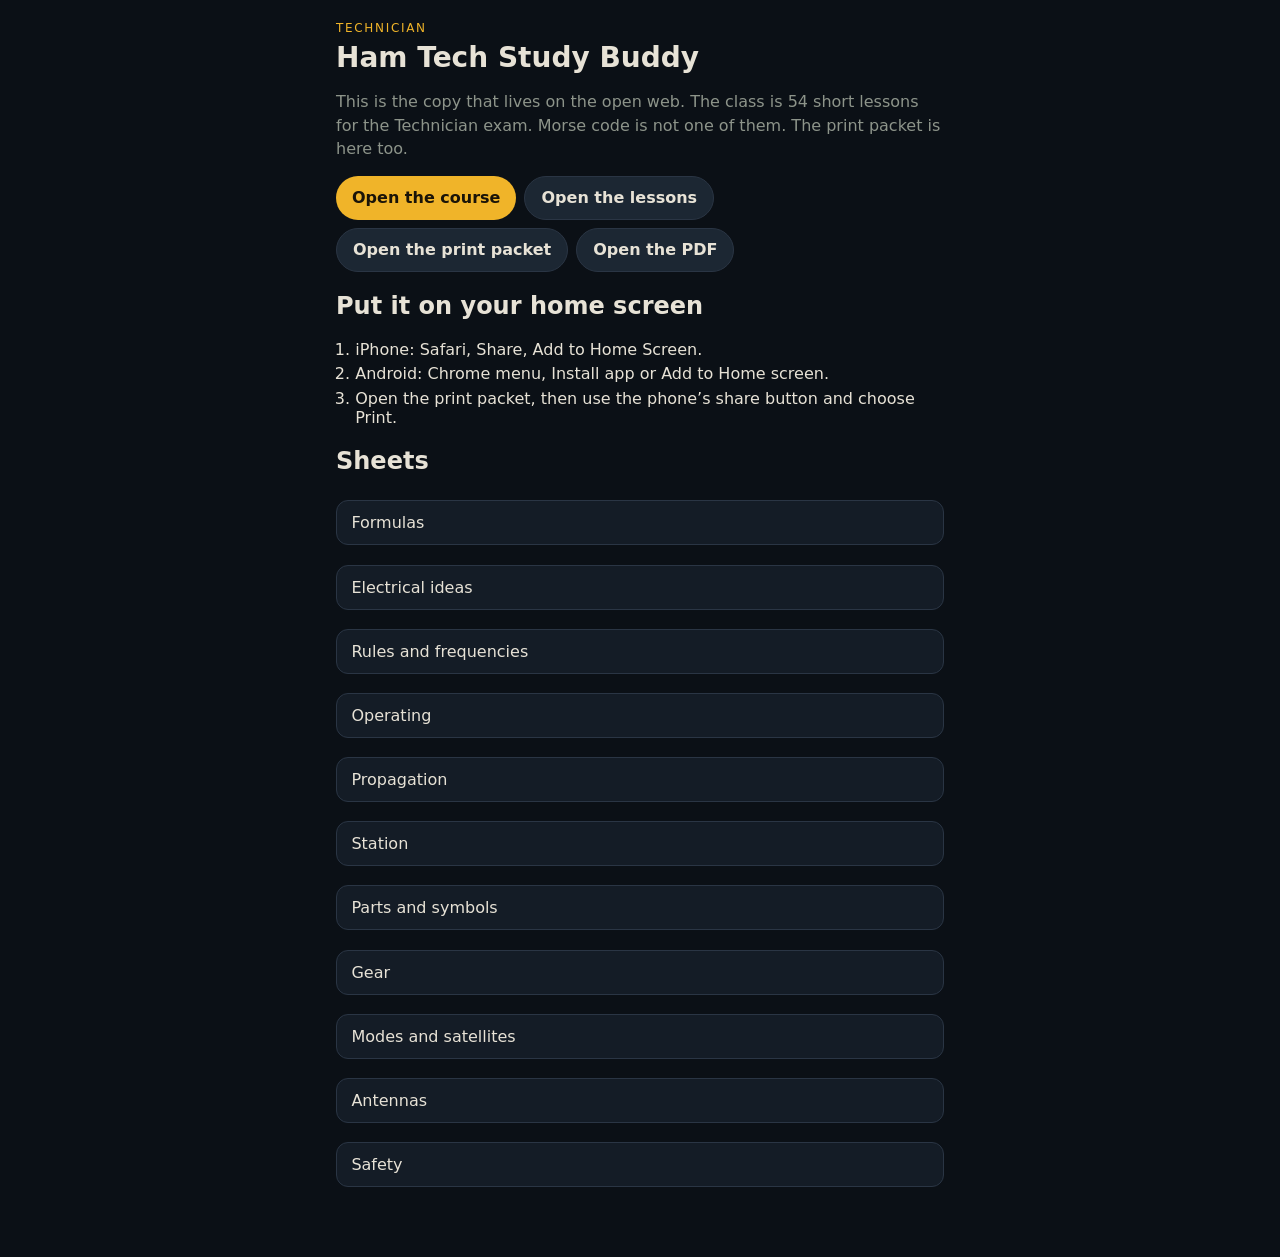
<file: phone/index.html>
<!doctype html>
<html lang="en">
  <head>
    <meta charset="utf-8" />
    <meta name="viewport" content="width=device-width, initial-scale=1" />
    <meta name="theme-color" content="#0b1016" />
    <meta name="apple-mobile-web-app-capable" content="yes" />
    <meta name="apple-mobile-web-app-status-bar-style" content="black-translucent" />
    <meta name="apple-mobile-web-app-title" content="Ham Tech" />
    <title>Ham Tech Study Buddy</title>
    <link rel="manifest" href="manifest.webmanifest" />
    <link rel="icon" href="favicon.svg" />
    <link rel="apple-touch-icon" href="icon-192.png" />
    <style>
      :root {
        color-scheme: dark;
        --bg: #0b1016;
        --surface: #141c26;
        --fg: #e7e2d6;
        --muted: #8d948a;
        --primary: #f0b429;
        --ink: #1a1408;
        --line: #2a3544;
      }
      * { box-sizing: border-box; }
      body {
        margin: 0;
        background: var(--bg);
        color: var(--fg);
        font-family: "IBM Plex Sans", ui-sans-serif, system-ui, sans-serif;
      }
      main { max-width: 40rem; margin: 0 auto; padding: 1.25rem 1rem 3rem; }
      p.kicker { margin: 0; letter-spacing: 0.14em; text-transform: uppercase; color: var(--primary); font-size: 0.75rem; }
      h1 { margin: 0.25rem 0 0.75rem; font-size: 1.75rem; }
      p { line-height: 1.45; }
      .muted { color: var(--muted); }
      .actions { display: flex; flex-wrap: wrap; gap: 0.5rem; margin: 1rem 0; }
      a.btn {
        display: inline-flex;
        min-height: 2.75rem;
        align-items: center;
        border-radius: 999px;
        padding: 0 1rem;
        text-decoration: none;
        font-weight: 600;
      }
      a.primary { background: var(--primary); color: var(--ink); }
      a.ghost { border: 1px solid var(--line); color: var(--fg); background: #1c2733; }
      ol { padding-left: 1.2rem; }
      li { margin: 0.35rem 0; }
      ul.sheets { list-style: none; padding: 0; display: grid; gap: 0.5rem; }
      ul.sheets a {
        display: block;
        border: 1px solid var(--line);
        background: var(--surface);
        color: var(--fg);
        text-decoration: none;
        border-radius: 0.75rem;
        padding: 0.75rem 0.9rem;
      }
    </style>
  </head>
  <body>
    <main>
      <p class="kicker">Technician</p>
      <h1>Ham Tech Study Buddy</h1>
      <p class="muted">
        This is the copy that lives on the open web. The class is 54 short lessons for the Technician exam. Morse code is not one of them. The print packet is here too.
      </p>
      <div class="actions">
        <a class="btn primary" href="course.html">Open the course</a>
        <a class="btn ghost" href="class.html">Open the lessons</a>
        <a class="btn ghost" href="sheets/packet.html">Open the print packet</a>
        <a class="btn ghost" href="sheets/ham-tech-cheat-sheets.pdf">Open the PDF</a>
      </div>
      <h2>Put it on your home screen</h2>
      <ol>
        <li>iPhone: Safari, Share, Add to Home Screen.</li>
        <li>Android: Chrome menu, Install app or Add to Home screen.</li>
        <li>Open the print packet, then use the phone’s share button and choose Print.</li>
      </ol>
      <h2>Sheets</h2>
      <ul class="sheets">
        <li><a href="sheets/formulas.png">Formulas</a></li>
        <li><a href="sheets/electrical.png">Electrical ideas</a></li>
        <li><a href="sheets/rules.png">Rules and frequencies</a></li>
        <li><a href="sheets/operating.png">Operating</a></li>
        <li><a href="sheets/propagation.png">Propagation</a></li>
        <li><a href="sheets/station.png">Station</a></li>
        <li><a href="sheets/parts.png">Parts and symbols</a></li>
        <li><a href="sheets/gear.png">Gear</a></li>
        <li><a href="sheets/modes.png">Modes and satellites</a></li>
        <li><a href="sheets/antennas.png">Antennas</a></li>
        <li><a href="sheets/safety.png">Safety</a></li>
      </ul>
    </main>
    <script>
      if ("serviceWorker" in navigator) {
        let reloaded = false;
        navigator.serviceWorker.addEventListener("controllerchange", () => {
          if (reloaded) return;
          reloaded = true;
          location.reload();
        });
        navigator.serviceWorker.register("sw.js").catch(() => {});
      }
    </script>
  </body>
</html>
</file>
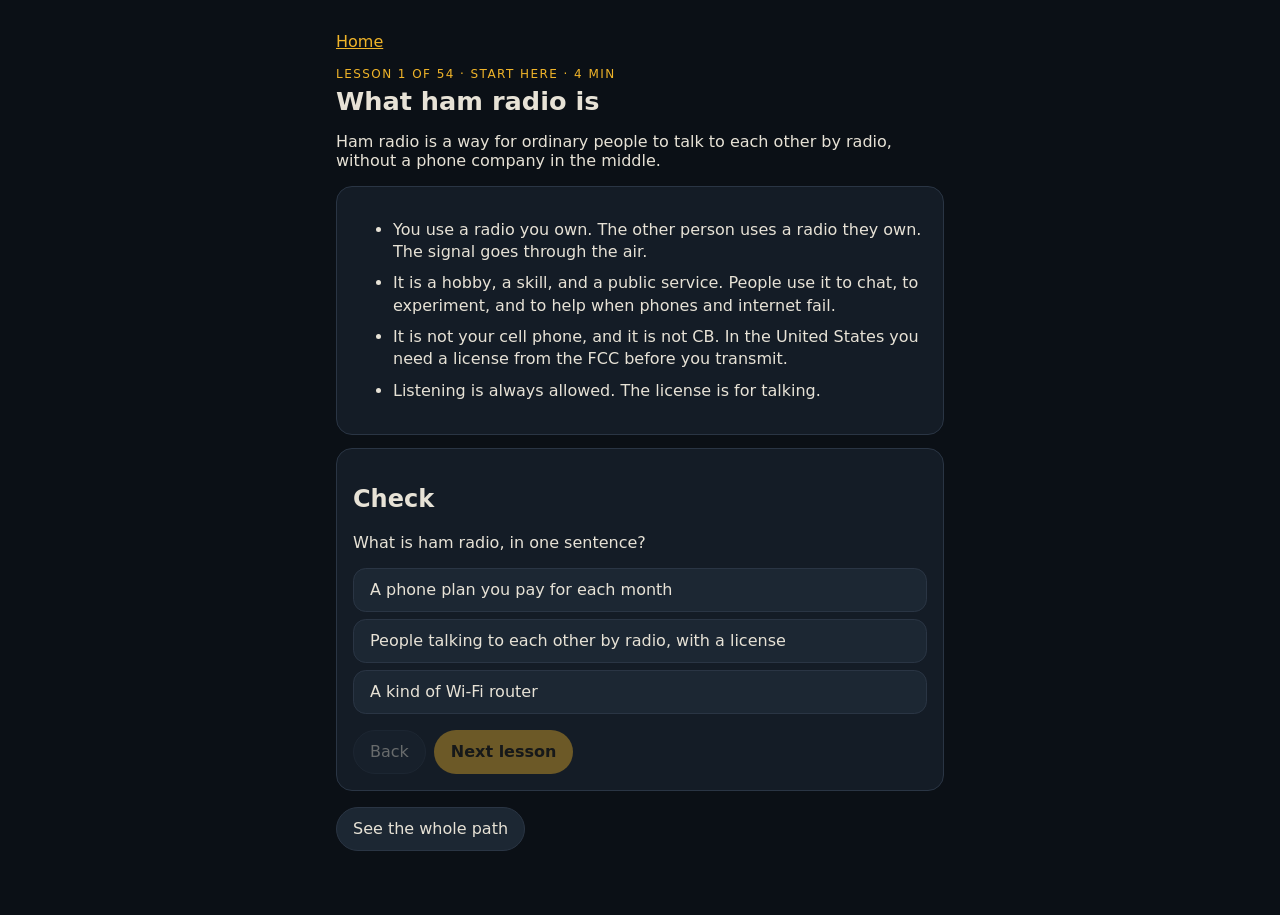
<file: phone/class.html>
<!doctype html>
<html lang="en">
  <head>
    <meta charset="utf-8" />
    <meta name="viewport" content="width=device-width, initial-scale=1" />
    <meta name="theme-color" content="#0b1016" />
    <title>Ham Tech class</title>
    <link rel="manifest" href="manifest.webmanifest" />
    <link rel="icon" href="favicon.svg" />
    <style>
      :root {
        color-scheme: dark;
        --bg: #0b1016;
        --surface: #141c26;
        --fg: #e7e2d6;
        --muted: #8d948a;
        --primary: #f0b429;
        --ink: #1a1408;
        --line: #2a3544;
      }
      * { box-sizing: border-box; }
      body {
        margin: 0;
        background: var(--bg);
        color: var(--fg);
        font-family: ui-sans-serif, system-ui, sans-serif;
      }
      main { max-width: 40rem; margin: 0 auto; padding: 1rem 1rem 3rem; }
      a { color: var(--primary); }
      .kicker { margin: 0; letter-spacing: 0.12em; text-transform: uppercase; color: var(--primary); font-size: 0.75rem; }
      h1 { margin: 0.3rem 0 0.6rem; font-size: 1.6rem; }
      .card { border: 1px solid var(--line); background: var(--surface); border-radius: 1rem; padding: 1rem; margin-top: 0.8rem; }
      li { margin: 0.55rem 0; line-height: 1.4; }
      button, .choice {
        min-height: 2.75rem;
        border-radius: 999px;
        border: 1px solid var(--line);
        background: #1c2733;
        color: var(--fg);
        padding: 0.4rem 1rem;
        font: inherit;
      }
      button.primary { background: var(--primary); color: var(--ink); border-color: transparent; font-weight: 700; }
      button:disabled { opacity: 0.4; }
      .choice { display: block; width: 100%; text-align: left; border-radius: 0.8rem; margin-top: 0.45rem; }
      .choice.right { background: var(--primary); color: var(--ink); }
      .row { display: flex; flex-wrap: wrap; gap: 0.5rem; margin-top: 0.8rem; }
      .muted { color: var(--muted); }
      .path button { display: block; width: 100%; text-align: left; border-radius: 0.8rem; margin-top: 0.4rem; }
    </style>
  </head>
  <body>
    <main>
      <p><a href="./">Home</a></p>
      <p class="kicker" id="kicker">Class</p>
      <h1 id="title">Loading</h1>
      <p id="lead"></p>
      <div class="card"><ul id="points"></ul></div>
      <div class="card">
        <h2>Check</h2>
        <p id="prompt"></p>
        <div id="choices"></div>
        <p class="muted" id="why"></p>
        <div class="row">
          <button type="button" id="back">Back</button>
          <button type="button" class="primary" id="next">Next lesson</button>
        </div>
      </div>
      <p><button type="button" id="path-toggle">See the whole path</button></p>
      <div class="path" id="path" hidden></div>
    </main>
    <script>
      if ("serviceWorker" in navigator) {
        let reloaded = false;
        navigator.serviceWorker.addEventListener("controllerchange", () => {
          if (reloaded) return;
          reloaded = true;
          location.reload();
        });
        navigator.serviceWorker.register("sw.js").catch(() => {});
      }
      const KEY = "ham-tech-phone-class";
      let lessons = [];
      let index = 0;
      let picked = null;
      let doneThrough = -1;

      const title = document.getElementById("title");
      const lead = document.getElementById("lead");
      const points = document.getElementById("points");
      const prompt = document.getElementById("prompt");
      const choices = document.getElementById("choices");
      const why = document.getElementById("why");
      const kicker = document.getElementById("kicker");
      const next = document.getElementById("next");
      const back = document.getElementById("back");
      const path = document.getElementById("path");

      function render() {
        const lesson = lessons[index];
        const correct = picked === lesson.check.answer;
        kicker.textContent = "Lesson " + (index + 1) + " of " + lessons.length + " · " + lesson.part + " · " + lesson.minutes + " min";
        title.textContent = lesson.title;
        lead.textContent = lesson.lead;
        points.replaceChildren();
        lesson.points.forEach((point) => {
          const li = document.createElement("li");
          li.textContent = point;
          points.appendChild(li);
        });
        prompt.textContent = lesson.check.prompt;
        choices.replaceChildren();
        lesson.check.choices.forEach((choice, choiceIndex) => {
          const button = document.createElement("button");
          button.type = "button";
          button.className = "choice" + (picked !== null && choiceIndex === lesson.check.answer ? " right" : "");
          button.textContent = choice;
          button.addEventListener("click", () => choose(choiceIndex));
          choices.appendChild(button);
        });
        why.textContent = picked === null ? "" : lesson.check.why;
        back.disabled = index === 0;
        const last = index === lessons.length - 1;
        next.textContent = last ? "Back to the start" : "Next lesson";
        next.disabled = !correct && doneThrough <= index;
      }

      function choose(choice) {
        picked = choice;
        if (choice === lessons[index].check.answer) {
          doneThrough = Math.max(doneThrough, index + 1);
          localStorage.setItem(KEY, String(doneThrough));
        }
        render();
      }

      function go(nextIndex) {
        index = nextIndex;
        picked = null;
        render();
        window.scrollTo(0, 0);
      }

      back.addEventListener("click", () => go(index - 1));
      next.addEventListener("click", () => go(index === lessons.length - 1 ? 0 : index + 1));
      document.getElementById("path-toggle").addEventListener("click", () => {
        path.hidden = !path.hidden;
      });

      fetch("lessons.json")
        .then((response) => response.json())
        .then((data) => {
          lessons = data;
          const saved = Number(localStorage.getItem(KEY));
          if (Number.isFinite(saved) && saved >= 0) {
            doneThrough = saved;
            index = Math.min(saved, lessons.length - 1);
          }
          let lastPart = "";
          lessons.forEach((lesson, itemIndex) => {
            if (lesson.part !== lastPart) {
              const label = document.createElement("p");
              label.className = "kicker";
              label.textContent = lesson.part;
              path.appendChild(label);
              lastPart = lesson.part;
            }
            const button = document.createElement("button");
            button.type = "button";
            button.textContent = itemIndex + 1 + ". " + lesson.title;
            button.addEventListener("click", () => {
              path.hidden = true;
              go(itemIndex);
            });
            path.appendChild(button);
          });
          render();
        });
    </script>
  </body>
</html>
</file>
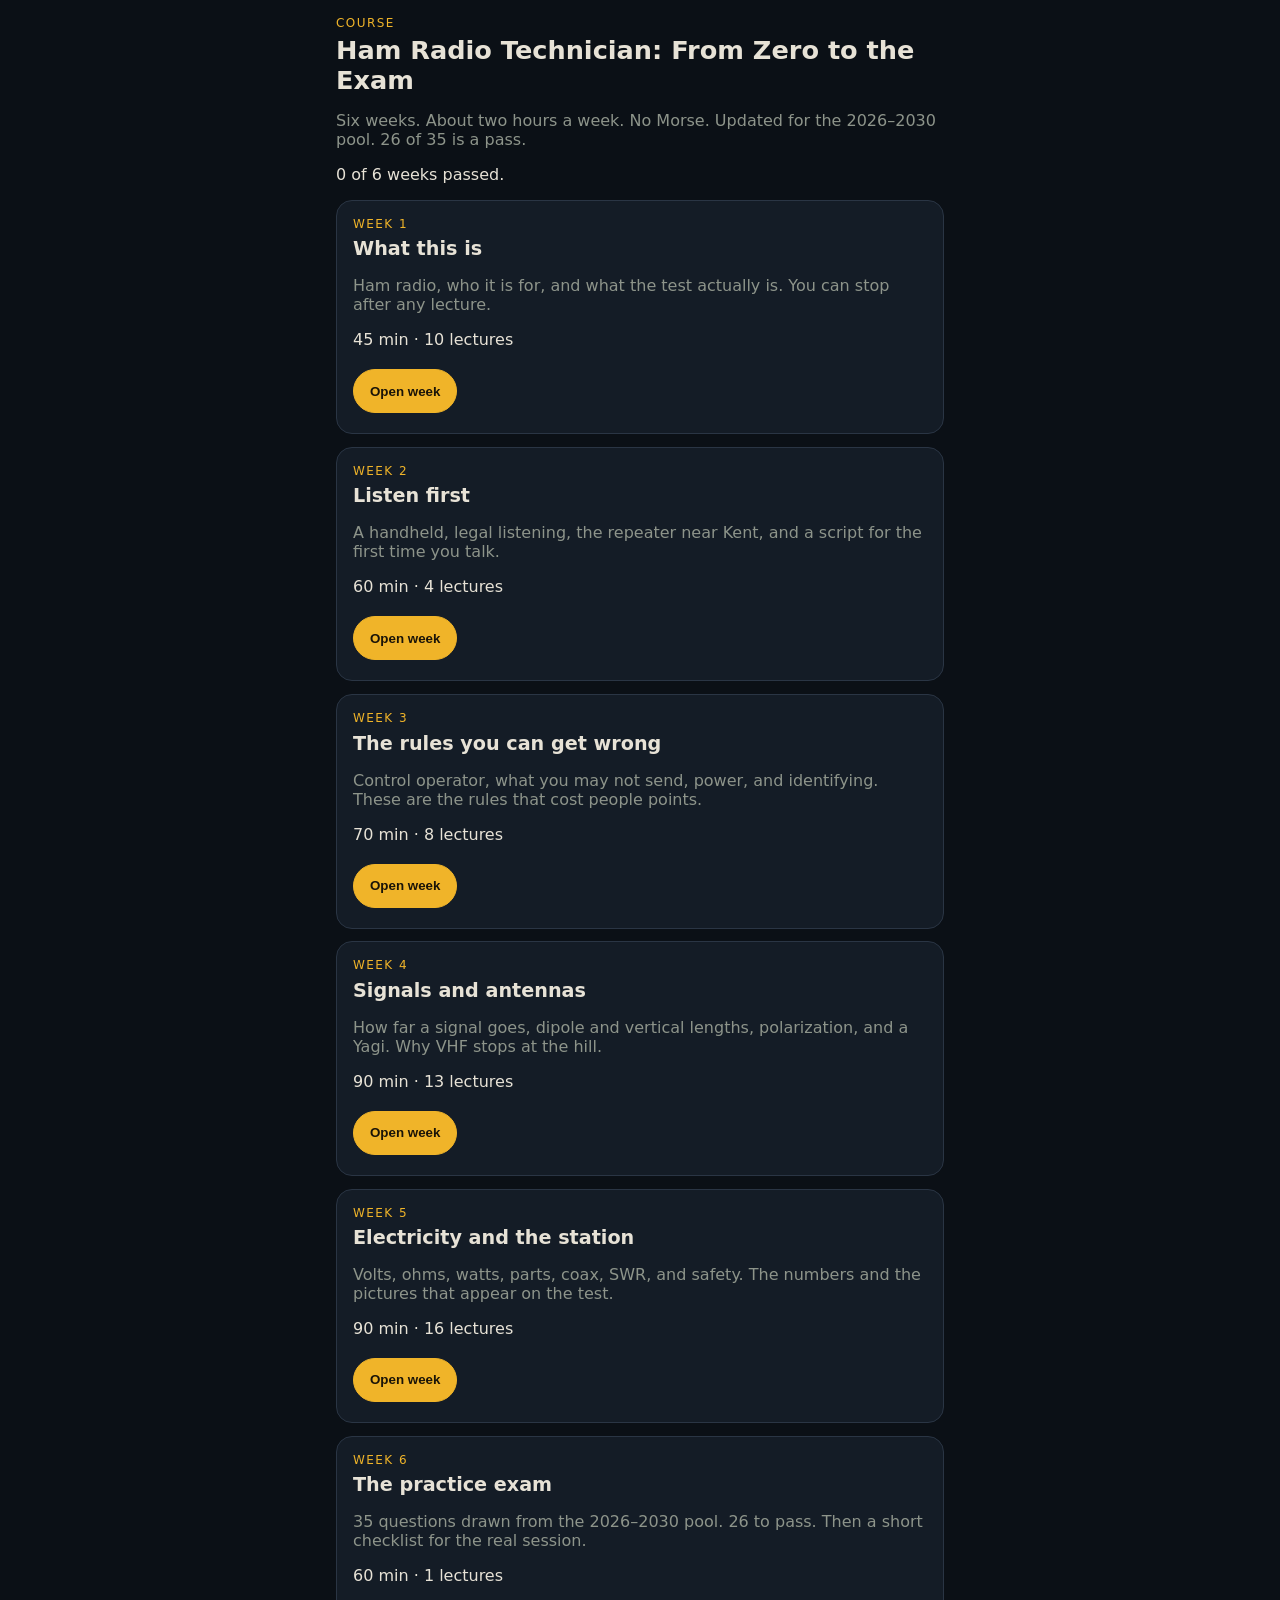
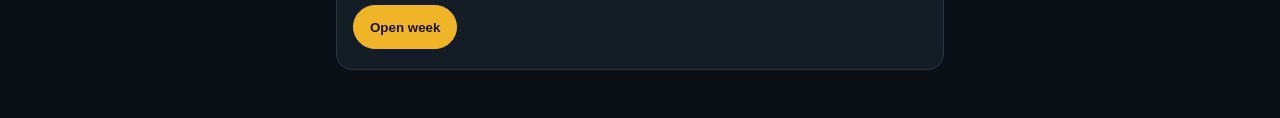
<file: phone/course.html>
<!doctype html>
<html lang="en">
  <head>
    <meta charset="utf-8" />
    <meta name="viewport" content="width=device-width, initial-scale=1" />
    <meta name="theme-color" content="#0b1016" />
    <title>Ham Tech Course</title>
    <link rel="manifest" href="manifest.webmanifest" />
    <style>
      :root {
        color-scheme: dark;
        --bg: #0b1016;
        --surface: #141c26;
        --fg: #e7e2d6;
        --muted: #8d948a;
        --primary: #f0b429;
        --ink: #1a1408;
        --line: #2a3544;
      }
      * { box-sizing: border-box; }
      body { margin: 0; background: var(--bg); color: var(--fg); font-family: ui-sans-serif, system-ui, sans-serif; }
      main { max-width: 40rem; margin: 0 auto; padding: 1rem 1rem 3rem; }
      .kicker { margin: 0; letter-spacing: 0.12em; text-transform: uppercase; color: var(--primary); font-size: 0.75rem; }
      h1 { margin: 0.3rem 0 0.6rem; font-size: 1.6rem; }
      h2 { margin: 0.4rem 0; font-size: 1.2rem; }
      .card { border: 1px solid var(--line); background: var(--surface); border-radius: 1rem; padding: 1rem; margin-top: 0.8rem; }
      button, .choice { min-height: 2.75rem; border-radius: 999px; border: 1px solid var(--line); background: #1c2733; color: var(--fg); padding: 0.4rem 1rem; margin: 0.25rem 0.25rem 0.25rem 0; }
      button.primary { background: var(--primary); color: var(--ink); border-color: var(--primary); font-weight: 600; }
      .choice.right { border-color: #3dba7a; }
      .choice.wrong { border-color: #e05a5a; }
      .muted { color: var(--muted); }
      li { margin: 0.4rem 0; }
    </style>
  </head>
  <body>
    <main>
      <p class="kicker">Course</p>
      <h1 id="title">Loading…</h1>
      <p id="subtitle" class="muted"></p>
      <div id="home"></div>
      <div id="week" hidden></div>
      <div id="lecture" hidden></div>
      <div id="quiz" hidden></div>
    </main>
    <script>
      const KEY = "ham-tech-course-phone";
      let course = null;
      let progress = { done: [], scores: {} };
      try { progress = JSON.parse(localStorage.getItem(KEY)) || progress; } catch {}

      function save() { localStorage.setItem(KEY, JSON.stringify(progress)); }

      function show(id) {
        ["home", "week", "lecture", "quiz"].forEach(el => document.getElementById(el).hidden = el !== id);
      }

      function renderHome() {
        document.getElementById("title").textContent = course.title;
        document.getElementById("subtitle").textContent = course.subtitle;
        const home = document.getElementById("home");
        home.replaceChildren();
        const passed = course.weeks.filter(w => (progress.scores[w.number] || 0) >= w.pass).length;
        const p = document.createElement("p");
        p.textContent = passed + " of 6 weeks passed.";
        home.appendChild(p);
        course.weeks.forEach(week => {
          const card = document.createElement("div");
          card.className = "card";
          const score = progress.scores[week.number];
          const status = score >= week.pass ? " · passed" : "";
          card.innerHTML = `<p class="kicker">Week ${week.number}${status}</p><h2>${week.title}</h2><p class="muted">${week.about}</p><p>${week.minutes} min · ${week.lectures.length} lectures</p>`;
          const btn = document.createElement("button");
          btn.className = "primary";
          btn.textContent = "Open week";
          btn.onclick = () => renderWeek(week.number);
          card.appendChild(btn);
          home.appendChild(card);
        });
        show("home");
      }

      function renderWeek(num) {
        const week = course.weeks.find(w => w.number === num);
        const el = document.getElementById("week");
        el.replaceChildren();
        el.innerHTML = `<p class="kicker">Week ${week.number}</p><h2>${week.title}</h2><p>${week.about}</p>`;
        const outcomes = document.createElement("ul");
        week.outcomes.forEach(o => { const li = document.createElement("li"); li.textContent = o; outcomes.appendChild(li); });
        el.appendChild(outcomes);
        week.lectures.forEach((lec, i) => {
          const done = progress.done.includes(lec.id);
          const btn = document.createElement("button");
          btn.textContent = (i + 1) + ". " + lec.title + (done ? " ✓" : "") + " (" + lec.minutes + " min)";
          btn.onclick = () => renderLecture(week.number, lec.id);
          el.appendChild(btn);
        });
        const quizBtn = document.createElement("button");
        quizBtn.className = "primary";
        quizBtn.textContent = "Take the week quiz (" + week.quiz.length + " questions, need " + week.pass + ")";
        quizBtn.onclick = () => renderQuiz(week.number);
        el.appendChild(quizBtn);
        const back = document.createElement("button");
        back.textContent = "Back to course";
        back.onclick = renderHome;
        el.appendChild(back);
        show("week");
      }

      function renderLecture(weekNum, lecId) {
        const week = course.weeks.find(w => w.number === weekNum);
        const lec = week.lectures.find(l => l.id === lecId);
        const el = document.getElementById("lecture");
        el.replaceChildren();
        el.innerHTML = `<p class="kicker">Week ${week.number} · ${lec.minutes} min</p><h2>${lec.title}</h2><p>${lec.lead}</p>`;
        const ul = document.createElement("ul");
        lec.points.forEach(p => { const li = document.createElement("li"); li.textContent = p; ul.appendChild(li); });
        el.appendChild(ul);
        const check = document.createElement("div");
        check.className = "card";
        check.innerHTML = `<p><strong>Check:</strong> ${lec.check.prompt}</p>`;
        const choices = document.createElement("div");
        lec.check.choices.forEach((c, i) => {
          const b = document.createElement("button");
          b.className = "choice";
          b.textContent = c;
          b.onclick = () => {
            choices.querySelectorAll("button").forEach(btn => btn.disabled = true);
            if (i === lec.check.answer) b.classList.add("right");
            else b.classList.add("wrong");
            const why = document.createElement("p");
            why.textContent = lec.check.why;
            check.appendChild(why);
            if (!progress.done.includes(lec.id)) {
              progress.done.push(lec.id);
              save();
            }
          };
          choices.appendChild(b);
        });
        check.appendChild(choices);
        el.appendChild(check);
        const back = document.createElement("button");
        back.textContent = "Back to week";
        back.onclick = () => renderWeek(weekNum);
        el.appendChild(back);
        show("lecture");
      }

      function renderQuiz(weekNum) {
        const week = course.weeks.find(w => w.number === weekNum);
        const el = document.getElementById("quiz");
        el.replaceChildren();
        let index = 0;
        let correct = 0;
        let picked = null;

        function draw() {
          el.replaceChildren();
          if (index >= week.quiz.length) {
            const passed = correct >= week.pass;
            progress.scores[week.number] = correct;
            save();
            el.innerHTML = `<p class="kicker">Quiz result</p><h2>${correct} of ${week.quiz.length}</h2><p>${passed ? "Passed." : "Not yet. You can retake it."}</p>`;
            const back = document.createElement("button");
            back.className = "primary";
            back.textContent = "Back to week";
            back.onclick = () => renderWeek(weekNum);
            el.appendChild(back);
            return;
          }
          const q = week.quiz[index];
          el.innerHTML = `<p class="kicker">Question ${index + 1} of ${week.quiz.length}</p><h2>${q.prompt}</h2>`;
          const choices = document.createElement("div");
          q.choices.forEach((c, i) => {
            const b = document.createElement("button");
            b.className = "choice";
            b.textContent = c;
            b.onclick = () => {
              if (picked !== null) return;
              picked = i;
              if (i === q.answer) correct++;
              choices.querySelectorAll("button").forEach(btn => btn.disabled = true);
              if (i === q.answer) b.classList.add("right");
              else {
                b.classList.add("wrong");
                choices.children[q.answer].classList.add("right");
              }
              const why = document.createElement("p");
              why.textContent = q.why;
              el.appendChild(why);
              const next = document.createElement("button");
              next.className = "primary";
              next.textContent = index + 1 === week.quiz.length ? "See result" : "Next";
              next.onclick = () => { index++; picked = null; draw(); };
              el.appendChild(next);
            };
            choices.appendChild(b);
          });
          el.appendChild(choices);
        }
        draw();
        show("quiz");
      }

      fetch("course.json")
        .then(r => r.json())
        .then(data => {
          course = data;
          renderHome();
        })
        .catch(() => {
          document.getElementById("title").textContent = "Could not load course";
        });
    </script>
  </body>
</html>
</file>
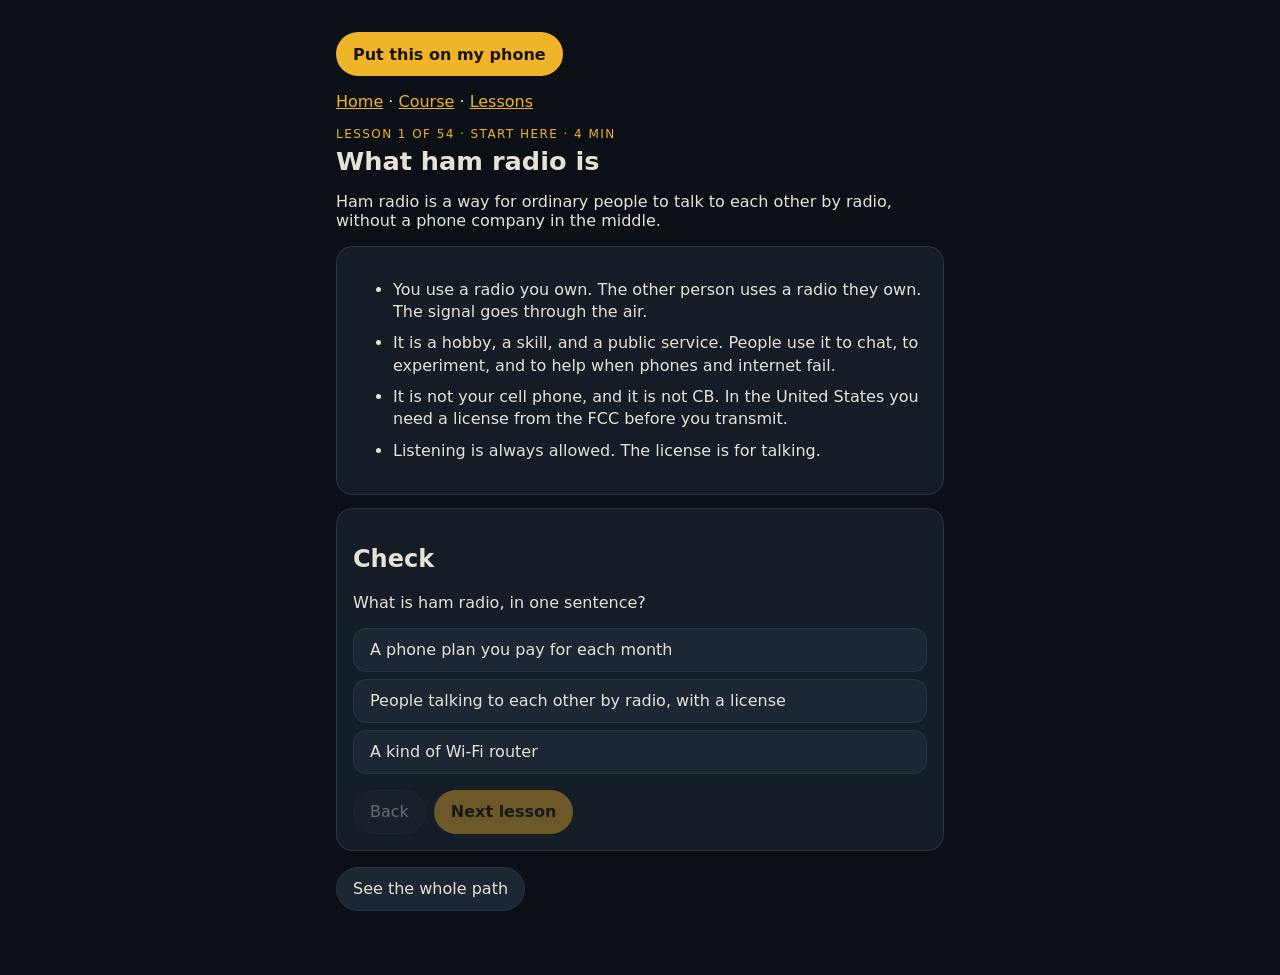
<file: phone/now.html>
<!doctype html>
<html lang="en">
  <head>
    <meta charset="utf-8" />
    <meta name="viewport" content="width=device-width, initial-scale=1" />
    <meta name="theme-color" content="#0b1016" />
    <title>Ham Tech class</title>
    <meta http-equiv="Cache-Control" content="no-cache" />
    <link rel="manifest" href="manifest.webmanifest" />
    <link rel="apple-touch-icon" href="icon-192.png" />
    <script>
      let hamInstall;
      window.addEventListener("beforeinstallprompt", (event) => {
        event.preventDefault();
        hamInstall = event;
        const button = document.getElementById("save");
        if (button) button.textContent = "Put this on my phone";
      });
    </script>
    <style>
      :root {
        color-scheme: dark;
        --bg: #0b1016;
        --surface: #141c26;
        --fg: #e7e2d6;
        --muted: #8d948a;
        --primary: #f0b429;
        --ink: #1a1408;
        --line: #2a3544;
      }
      * { box-sizing: border-box; }
      body {
        margin: 0;
        background: var(--bg);
        color: var(--fg);
        font-family: ui-sans-serif, system-ui, sans-serif;
      }
      main { max-width: 40rem; margin: 0 auto; padding: 1rem 1rem 3rem; }
      a { color: var(--primary); }
      .kicker { margin: 0; letter-spacing: 0.12em; text-transform: uppercase; color: var(--primary); font-size: 0.75rem; }
      h1 { margin: 0.3rem 0 0.6rem; font-size: 1.6rem; }
      .card { border: 1px solid var(--line); background: var(--surface); border-radius: 1rem; padding: 1rem; margin-top: 0.8rem; }
      li { margin: 0.55rem 0; line-height: 1.4; }
      button, .choice {
        min-height: 2.75rem;
        border-radius: 999px;
        border: 1px solid var(--line);
        background: #1c2733;
        color: var(--fg);
        padding: 0.4rem 1rem;
        font: inherit;
      }
      button.primary { background: var(--primary); color: var(--ink); border-color: transparent; font-weight: 700; }
      button:disabled { opacity: 0.4; }
      .choice { display: block; width: 100%; text-align: left; border-radius: 0.8rem; margin-top: 0.45rem; }
      .choice.right { background: var(--primary); color: var(--ink); }
      .row { display: flex; flex-wrap: wrap; gap: 0.5rem; margin-top: 0.8rem; }
      .muted { color: var(--muted); }
      .path button { display: block; width: 100%; text-align: left; border-radius: 0.8rem; margin-top: 0.4rem; }
    </style>
  </head>
  <body>
    <main>
      <p><button type="button" class="primary" id="save">Put this on my phone</button></p>
      <p class="muted" id="save-note"></p>
      <p><a href="./">Home</a> · <a href="course.html">Course</a> · <a href="class.html">Lessons</a></p>
      <p class="kicker" id="kicker">Class</p>
      <h1 id="title">Loading</h1>
      <p id="lead"></p>
      <div class="card"><ul id="points"></ul></div>
      <div class="card">
        <h2>Check</h2>
        <p id="prompt"></p>
        <div id="choices"></div>
        <p class="muted" id="why"></p>
        <div class="row">
          <button type="button" id="back">Back</button>
          <button type="button" class="primary" id="next">Next lesson</button>
        </div>
      </div>
      <p><button type="button" id="path-toggle">See the whole path</button></p>
      <div class="path" id="path" hidden></div>
    </main>
    <script>
      if ("serviceWorker" in navigator) navigator.serviceWorker.register("sw.js").catch(() => {});
      document.getElementById("save").addEventListener("click", async () => {
        const note = document.getElementById("save-note");
        if (!hamInstall) {
          note.textContent = "If an old Ham Tech icon is already on the phone, hold it, tap the i or App info, then Uninstall. Open this page again and tap the gold button.";
          return;
        }
        hamInstall.prompt();
        await hamInstall.userChoice;
        hamInstall = null;
        note.textContent = "Look for Ham Tech in your app list. Hold it, then drag it onto the home screen.";
      });
      const KEY = "ham-tech-phone-class";
      let lessons = [];
      let index = 0;
      let picked = null;
      let doneThrough = -1;

      const title = document.getElementById("title");
      const lead = document.getElementById("lead");
      const points = document.getElementById("points");
      const prompt = document.getElementById("prompt");
      const choices = document.getElementById("choices");
      const why = document.getElementById("why");
      const kicker = document.getElementById("kicker");
      const next = document.getElementById("next");
      const back = document.getElementById("back");
      const path = document.getElementById("path");

      function render() {
        const lesson = lessons[index];
        const correct = picked === lesson.check.answer;
        kicker.textContent = "Lesson " + (index + 1) + " of " + lessons.length + " · " + lesson.part + " · " + lesson.minutes + " min";
        title.textContent = lesson.title;
        lead.textContent = lesson.lead;
        points.replaceChildren();
        lesson.points.forEach((point) => {
          const li = document.createElement("li");
          li.textContent = point;
          points.appendChild(li);
        });
        prompt.textContent = lesson.check.prompt;
        choices.replaceChildren();
        lesson.check.choices.forEach((choice, choiceIndex) => {
          const button = document.createElement("button");
          button.type = "button";
          button.className = "choice" + (picked !== null && choiceIndex === lesson.check.answer ? " right" : "");
          button.textContent = choice;
          button.addEventListener("click", () => choose(choiceIndex));
          choices.appendChild(button);
        });
        why.textContent = picked === null ? "" : lesson.check.why;
        back.disabled = index === 0;
        const last = index === lessons.length - 1;
        next.textContent = last ? "Back to the start" : "Next lesson";
        next.disabled = !correct && doneThrough <= index;
      }

      function choose(choice) {
        picked = choice;
        if (choice === lessons[index].check.answer) {
          doneThrough = Math.max(doneThrough, index + 1);
          localStorage.setItem(KEY, String(doneThrough));
        }
        render();
      }

      function go(nextIndex) {
        index = nextIndex;
        picked = null;
        render();
        window.scrollTo(0, 0);
      }

      back.addEventListener("click", () => go(index - 1));
      next.addEventListener("click", () => go(index === lessons.length - 1 ? 0 : index + 1));
      document.getElementById("path-toggle").addEventListener("click", () => {
        path.hidden = !path.hidden;
      });

      const data = [{"id":"what","title":"What ham radio is","minutes":4,"lead":"Ham radio is a way for ordinary people to talk to each other by radio, without a phone company in the middle.","points":["You use a radio you own. The other person uses a radio they own. The signal goes through the air.","It is a hobby, a skill, and a public service. People use it to chat, to experiment, and to help when phones and internet fail.","It is not your cell phone, and it is not CB. In the United States you need a license from the FCC before you transmit.","Listening is always allowed. The license is for talking."],"part":"Start here","check":{"prompt":"What is ham radio, in one sentence?","choices":["A phone plan you pay for each month","People talking to each other by radio, with a license","A kind of Wi-Fi router"],"answer":1,"why":"Ham radio is licensed two-way radio between people. No monthly plan. No phone company carrying the call."}},{"id":"who","title":"Who it is for","minutes":3,"lead":"You do not need to be an engineer. You need curiosity and a license.","points":["Some people want a radio in the car or a small handheld for the neighborhood and for storms.","Some people want to reach other countries. Some build antennas. Some help at public events.","The entry license is called Technician. It is the first step. You can stop there and still have a full, useful radio life on local airwaves.","You will not be tested on Morse code. That requirement ended years ago."],"part":"Start here","check":{"prompt":"Do you have to know Morse code to get a Technician license?","choices":["Yes, it is still required","No"],"answer":1,"why":"Morse code is a skill some hams enjoy. It is not on the test, and you do not need it to get on the air."}},{"id":"license","title":"The license, and nothing else","minutes":4,"lead":"The test is smaller than it feels when you look at the whole book.","points":["The Technician exam is 35 multiple-choice questions. You need 26 right. That is it.","A team of volunteer examiners gives the test. You do not go to a government office.","When you pass, the FCC gives you a call sign. That call sign is your name on the air.","The license lasts 10 years. The privileges you get are written down. You do not have to memorize the whole radio universe on day one."],"part":"Start here","check":{"prompt":"How many questions do you need right, out of 35?","choices":["All 35","26","18"],"answer":1,"why":"26 out of 35. You are allowed to miss 9. The book is a pool of questions. The test only uses 35 of them."}},{"id":"radio","title":"What a radio does","minutes":4,"lead":"A radio does two jobs. It sends, and it listens.","points":["When you talk, the radio turns your voice into a radio wave and lets it go.","When you listen, it catches a wave and turns it back into sound.","The same idea is in a tiny handheld and in a big radio on a desk. The size changes the reach, not the basic job.","You will hear the words transmitter, receiver, and transceiver. A transceiver is simply both jobs in one box."],"part":"Start here","check":{"prompt":"A transceiver is…","choices":["A radio that only listens","A radio that sends and listens","The license itself"],"answer":1,"why":"Transceiver means transmitter plus receiver. Most ham radios you will buy are transceivers."}},{"id":"bands","title":"Channels, without the math","minutes":4,"lead":"A frequency is a spot on the dial. A band is a neighborhood of spots.","points":["Two people who want to talk have to be on the same spot, or they will not hear each other.","Hams talk about bands by a length: 2 meters, 70 centimeters, 10 meters. The name is a nickname for that neighborhood.","2 meters and 70 centimeters are the local bands. A handheld lives there. That is where most new Technicians start.","Longer-distance bands exist. You do not need them for the first week. The book will introduce them when you are ready."],"part":"Start here","check":{"prompt":"Where does a new Technician usually start?","choices":["A handheld on the local 2 meter and 70 centimeter bands","A huge shortwave station on day one","Any frequency they feel like"],"answer":0,"why":"A small handheld on 2 meters and 70 centimeters is the normal first radio. You stay inside the places your license allows."}},{"id":"repeater","title":"The helper on the hill","minutes":4,"lead":"A handheld does not reach very far by itself. A repeater fixes that.","points":["A repeater is a radio on a tall building or a hill. It hears you and sends you back out, louder and higher.","You listen on one frequency and talk on another. The radio remembers the split. You do not do the math in your head.","Many repeaters want a quiet tone so they know you meant to use them. That tone is called CTCSS. Your radio sends it. You usually cannot hear it.","If you and the other person can hear each other without the repeater, you can move to the same frequency and leave the hilltop free. That is called simplex."],"part":"Start here","check":{"prompt":"What is a repeater for?","choices":["To make a handheld reach farther","To replace your license","To play music"],"answer":0,"why":"A repeater hears a small radio and retransmits it from up high. That is why a handheld can talk across a town."}},{"id":"first","title":"Your first time talking","minutes":4,"lead":"The first contact is short. You do not give a speech.","points":["Listen first. If someone is already talking, wait.","On a repeater, say your call sign. That is the whole introduction. Someone will answer, or they will not. Both are normal.","Speak plainly. Say your name if you want. Say where you are if you want. Then say your call sign again when you are done.","Leave a short pause between transmissions so someone else can break in."],"part":"Start here","check":{"prompt":"What do you do before you transmit?","choices":["Listen","Talk immediately so people know you are there","Send music"],"answer":0,"why":"Listen first. Then say your call sign. A call sign is enough to start."}},{"id":"rules","title":"The few rules that matter first","minutes":4,"lead":"The rule book is long. Day one only needs four ideas.","points":["Say your call sign every 10 minutes during a conversation, and again at the end.","Stay on frequencies your license allows. A Technician has a lot of local room. The HF voice slice is small. The sheets list it when you want it.","No music. No business. No hiding what you are saying. Be decent.","Use the least power that still makes the contact. A handheld at low power is often enough."],"part":"Start here","check":{"prompt":"How often do you say your call sign during a conversation?","choices":["Every 10 minutes, and at the end","Only once a year","Never, if you already said hello"],"answer":0,"why":"Every 10 minutes, and when you finish. That is how other people know who is on the air."}},{"id":"next","title":"What to study next","minutes":3,"lead":"You do not study the whole book at once. The next lessons are the words you will actually hear.","points":["If the book is open to electrical ideas and it feels like noise, use the Water, Metrics, and Ohm buttons in this app. Those are the same ideas, as pictures.","The printed sheets are a reference, not a lesson. Look at one sheet after you have met the idea. Do not start there.","A quiz is useful after a chapter, not before. Missing questions is how you find the next thing to learn. It is not a grade on you.","A good session is one lesson here, then one short chapter or one video on that same idea. Then stop."],"part":"Start here","check":{"prompt":"When is a quiz most useful?","choices":["After you have met the idea, to see what stuck","Before you know any of the words, as a surprise","Instead of ever learning the idea"],"answer":0,"why":"A quiz shows the gap. It works after a lesson. It feels cruel before one. One idea, then a few questions, then rest."}},{"id":"callsign","title":"Your call sign","minutes":4,"lead":"A call sign is your name on the radio. The FCC assigns it after you pass.","points":["It is a short mix of letters and one number, like W8ABC. The number is a region. Ohio is in region 8. Yours will not be W8ABC. That one is only an example.","You say it so other people know who is transmitting. It is not a secret code.","You use your own call sign. You do not borrow someone else's, even for a minute.","Until the call sign shows up in the FCC database, you wait. Passing the test is not the same moment as being allowed to transmit."],"part":"On the air","check":{"prompt":"Whose call sign do you say?","choices":["Yours","The repeater's","Whoever talked last"],"answer":0,"why":"You identify your own station with your own call sign. Every 10 minutes, and at the end."}},{"id":"phonetics","title":"Spelling so people hear you","minutes":4,"lead":"B, D, and E sound alike on a noisy radio. A phonetic alphabet gives each letter a word.","points":["Instead of “B” you say “Bravo.” Instead of “S” you say “Sierra.” The other person writes what they hear.","The standard list starts Alpha, Bravo, Charlie, Delta, Echo, Foxtrot, Golf, Hotel.","You do not have to recite all 26 today. Learn why they exist, and learn the letters in your own call sign when you have one.","On a test question, the right idea is: phonetics make your call sign easier to understand. They are not a secret language."],"part":"On the air","check":{"prompt":"Why say “Alpha” instead of “A”?","choices":["So the letter is not mistaken for another letter","Because the FCC requires a code word before every sentence","So people who do not have a license cannot understand you"],"answer":0,"why":"Phonetics are for clarity. They are the opposite of a secret code. Anyone can look them up."}},{"id":"knobs","title":"The knobs that matter","minutes":4,"lead":"A handheld looks busy. Four controls do almost all of the early work.","points":["Volume is how loud the speaker is. It does not make your signal stronger.","Squelch hides the hiss when nobody is talking. Turn it up too far and you also hide weak people.","The big knob or the keypad picks the frequency. That is the spot on the dial.","A button on the side, the push-to-talk, is what actually transmits. If you are not pressing it, you are only listening."],"part":"On the air","check":{"prompt":"What does the squelch knob do?","choices":["It quiets the hiss until a signal shows up","It raises your transmit power","It changes your call sign"],"answer":0,"why":"Squelch is a mute for the noise. Too much squelch and a weak station never opens the speaker."}},{"id":"offset","title":"Offset and the quiet tone","minutes":4,"lead":"A repeater listens on one frequency and talks on another. Your radio can remember both.","points":["The difference is the offset. On 2 meters it is usually 600 kHz. On 70 centimeters it is usually 5 MHz.","You listen to the repeater's output. When you press the button, the radio jumps to the input, talks, and jumps back.","Many repeaters also want a tone, called CTCSS. You usually cannot hear it. It is how the repeater knows you meant to use it.","If the repeater is silent and you are on the right frequency, the missing piece is often the tone."],"part":"On the air","check":{"prompt":"The usual 2 meter repeater offset is…","choices":["600 kHz","5 MHz","10 meters"],"answer":0,"why":"2 meters is usually plus or minus 600 kHz. 70 centimeters is usually plus or minus 5 MHz. The radio does the jump for you."}},{"id":"calling","title":"Where people listen","minutes":3,"lead":"A few frequencies are meeting places. You call there, then you move.","points":["146.520 MHz is the 2 meter FM calling frequency. Both people use that same frequency. That is simplex.","446.000 MHz is the 70 centimeter FM calling frequency.","Say your call sign, make contact, then move to another frequency if the conversation will last. Leave the calling spot free.","A repeater is a different meeting place. It has its own pair of frequencies, published by local clubs."],"part":"On the air","check":{"prompt":"146.520 MHz is…","choices":["The 2 meter FM calling frequency","A frequency only Generals may use","The tone that opens a repeater"],"answer":0,"why":"146.520 is where 2 meter FM stations listen for a call. It is simplex: both people on the same frequency."}},{"id":"net","title":"Nets, and real emergencies","minutes":4,"lead":"Sometimes the channel has a host. That host is net control. You talk when they ask.","points":["A net is an on-air meeting, often weekly, for weather, club news, or practice.","Check in with your call sign when net control asks for check-ins. Then wait.","If there is a real emergency, the chat stops. Say “emergency,” your call sign, where you are, and what is wrong. Then listen.","Do not transmit just to hear yourself if people are already handling an emergency. Help only if you actually can."],"part":"On the air","check":{"prompt":"During a directed net, when do you talk?","choices":["When net control asks you to","Whenever you think of something","Only on Morse code"],"answer":0,"why":"Net control is the host. You check in when invited. An emergency is the exception: say so clearly, then stop and listen."}},{"id":"wave","title":"A radio wave, without the scare","minutes":4,"lead":"A radio wave is a ripple moving at the speed of light. Frequency is how fast it ripples. Wavelength is how long one ripple is.","points":["Hertz means ripples per second. A megahertz is a million of them.","The length of one ripple, in meters, is about 300 divided by the frequency in megahertz.","300 divided by 146 is about 2. That is why 146 MHz is called the 2 meter band. The name is a length.","You will practice that division later. Today, the win is knowing the name of the band is the length of the wave."],"part":"The air","check":{"prompt":"Why is 146 MHz called 2 meters?","choices":["One wave is about 2 meters long","The radio must be 2 meters from the ground","You may only talk for 2 meters of distance"],"answer":0,"why":"Wavelength in meters is about 300 ÷ megahertz. 300 ÷ 146 is about 2. The band is named for that length."}},{"id":"map","title":"Where a Technician may talk","minutes":5,"lead":"You do not get every frequency. You get a useful set, and the local ones are the generous part.","points":["6 meters, 2 meters, 1.25 meters, and 70 centimeters are yours, in almost every mode. A handheld lives on 2 meters and 70 centimeters.","Above those, the higher bands are yours too. You will not need them in the first month.","On HF, voice is only a slice of 10 meters: 28.300 to 28.500 MHz, and no more than 200 watts. Morse code has small slices on 80, 40, and 15 meters.","20 meters is not a Technician band. That one waits for General. If you are not sure a frequency is yours, do not transmit there."],"part":"The air","check":{"prompt":"Which of these is a normal first place for a Technician?","choices":["2 meters and 70 centimeters","All of 20 meters","Any frequency, if you speak politely"],"answer":0,"why":"Local VHF and UHF are the Technician's home. 20 meters is a General and Extra band. Politeness does not add frequencies."}},{"id":"four","title":"Four words, and then stop","minutes":4,"lead":"The electrical chapter is four words wearing costumes. Learn the words. Leave the triangles for the next sitting.","points":["Voltage, letter E, is the push. The unit is the volt.","Current, letter I, is the flow. The unit is the amp.","Resistance, letter R, is the squeeze. The unit is the ohm.","Power, letter P, is push times flow. The unit is the watt. The Water lab in this app is the moving picture of the first three."],"part":"Electricity, slowly","check":{"prompt":"Which word is the flow?","choices":["Current, in amps","Voltage, in volts","Resistance, in ohms"],"answer":0,"why":"Current is the flow, measured in amps, and the formula letter is I. Voltage is the push. Resistance is the squeeze."}},{"id":"paths","title":"One path, or several","minutes":4,"lead":"Parts are either in a single line, or side by side. That is series and parallel.","points":["Series means one path. The same current goes through each part. The pushes add up. The squeezes add up.","Parallel means branches. Each branch feels the same push. The flows add up. The total squeeze is less than the smallest branch.","A switch or a fuse belongs in the path, in series, because it has to be able to stop everything.","Two equal resistors side by side act like half of one of them. You do not need more cases today."],"part":"Electricity, slowly","check":{"prompt":"In a series circuit, what is true?","choices":["There is one path, and the current is the same all the way around","Every part gets a different current","The parts are side by side"],"answer":0,"why":"Series is one loop. Current is the same everywhere in that loop. Side by side is parallel."}},{"id":"acdc","title":"A battery, and the wall","minutes":3,"lead":"Some electricity stays in one direction. Some of it reverses, over and over.","points":["A battery is direct current, DC. The push keeps the same sign. Electrons drift one way.","A wall outlet and a radio wave are alternating current, AC. The push reverses. A radio wave does it millions or billions of times a second.","Frequency is how often that reversal completes a full cycle. House power in the United States is 60 Hz. A 146 MHz signal does it 146 million times a second.","The AC/DC lab in this app draws both. Use it after this lesson, not before."],"part":"Electricity, slowly","check":{"prompt":"A battery produces…","choices":["Direct current","A radio license","60 Hz house power"],"answer":0,"why":"A battery is DC, one direction. House outlets reverse 60 times a second. That reversal is AC."}},{"id":"antenna","title":"The antenna does the leaving","minutes":4,"lead":"The radio makes the signal. The antenna lets it go, and lets other signals in.","points":["A rubber duck on a handheld is convenient and a poor radiator. It is fine for learning in the neighborhood.","Height and a clear view often matter more than turning the power up.","The cable between the radio and the antenna is usually coax. It is a hose for the signal. Keep outdoor joints dry.","A wire that could fall onto a power line is in the wrong place. Look up before you put anything in the air."],"part":"The station","check":{"prompt":"What is the antenna's job?","choices":["To let the radio wave leave and arrive","To replace the license","To raise the volume of the speaker"],"answer":0,"why":"The antenna couples the radio to the air. Volume is only the speaker. The license is still required."}},{"id":"safe","title":"The dangers that are real","minutes":4,"lead":"The test has a safety section because a few mistakes hurt people. They are ordinary mistakes.","points":["Power lines are the serious one. Assume every line is live. Do not pull a wire off a line. Call the power company.","If someone is being shocked, do not grab them. Turn the power off, or move the wire with something dry that is not metal.","A car battery, or a ring across its terminals, can burn you. A capacitor inside a power supply can shock you after the radio is unplugged.","Use the least power that works. FM stays on the whole time you transmit, so it counts more than a casual voice contact."],"part":"The station","check":{"prompt":"An antenna wire is touching a power line. What do you do?","choices":["Stay away and call the power company","Pull it off with your hands","Turn the radio's volume up so you can hear the line"],"answer":0,"why":"You do not touch it and you do not pull it. The line can kill you. The power company is who clears it."}},{"id":"pace","title":"How to use the book now","minutes":3,"lead":"The book is a warehouse. This class is the aisle. You walk one aisle.","points":["Pick the lesson you just finished. Find that same idea in the book. Read only those pages.","Then do a few quiz questions on that idea. A miss means “come back,” not “you cannot do this.”","The sheets are the card you glance at after the idea is familiar. They are a bad place to start.","Stop while the idea is still clear. Tomorrow's lesson will be here."],"part":"The station","check":{"prompt":"What should you read in the book after a lesson?","choices":["The pages about that one idea","The whole book, so you do not fall behind","Nothing ever again"],"answer":0,"why":"One idea in the class, the same idea in the book, a few questions, then stop. That is the whole method."}},{"id":"control","title":"Who is allowed to transmit","minutes":4,"lead":"A station does not transmit by itself. A licensed person is responsible for every transmission.","points":["That person is the control operator. The place where they control the radio is the control point.","The station may use only the frequencies and modes the control operator is allowed to use.","An unlicensed person, a child for example, may speak into the microphone if a control operator is right there and in charge.","You are responsible for what your station sends, even if someone else is holding the microphone."],"part":"The rules","check":{"prompt":"Who is responsible for the transmissions from an amateur station?","choices":["The control operator, and the station licensee","Only the person who bought the radio","The repeater, if you are using one"],"answer":0,"why":"The control operator runs the station. The licensee is also responsible. An unlicensed voice is allowed only while a control operator is present."}},{"id":"forbidden","title":"What you may not send","minutes":4,"lead":"Ham radio is not a broadcast station, a music service, or a private business line.","points":["No music. No broadcasting to the general public. No obscene language.","No secret codes meant to hide the meaning. Ordinary abbreviations and Q codes are fine. Control signals for a satellite are the rare exception.","You may not be paid to operate, and you may not use the radio to run a business. Selling a radio to another ham once in a while is allowed. Doing it regularly is not.","News gathering for a broadcast station is not a ham activity. Helping in a real emergency is."],"part":"The rules","check":{"prompt":"Which of these is allowed?","choices":["Telling another ham you have a used radio for sale, once","Playing music for people who are listening","Hiding a message in a private cipher"],"answer":0,"why":"An occasional notice that equipment is for sale is fine. Music, broadcasting, and codes that hide the meaning are not."}},{"id":"oneway","title":"One-way transmissions","minutes":3,"lead":"Most ham contacts are two people talking. A few one-way transmissions are still allowed.","points":["A beacon sends a short identification so people can see how far the band is open.","Telemetry is data about a station, such as a satellite reporting its health. Telecommand is a signal that controls a station.","Code practice and information bulletins for other hams are allowed. So is a real distress call.","A beacon is limited to 100 watts. It still has to identify."],"part":"The rules","check":{"prompt":"A beacon exists to…","choices":["Let people observe radio propagation","Play music down the band","Replace your call sign"],"answer":0,"why":"A beacon is a one-way signal used to see where the band is reaching. It must identify, and it may not run more than 100 watts."}},{"id":"term","title":"Ten years, then renew","minutes":3,"lead":"The license is good for 10 years. You renew it. You do not take the test again if you renew on time.","points":["After it expires you have a 2 year grace period to renew without retesting.","During that grace period you may not transmit. The license is not valid until it is renewed and shows in the FCC database.","There are three written license classes: Technician, General, and Amateur Extra. Morse code is not required for any of them.","A new Technician usually receives a call sign with two letters, a number, and three letters, like KD8XYZ. That example is not a real assignment."],"part":"The rules","check":{"prompt":"Your license expired last month. May you transmit while you renew it?","choices":["No","Yes, for two years","Yes, on 2 meters only"],"answer":0,"why":"The grace period lets you renew without a new exam. It does not let you transmit. Wait until the renewal is in the FCC database."}},{"id":"share","title":"Sharing a frequency","minutes":4,"lead":"You do not own a frequency. On some bands you are a guest of another service.","points":["Where amateurs are secondary, you must not interfere with the primary service, and you must accept their interference.","A band plan is a voluntary agreement about where different modes sit. It is good manners and good coordination. It is not the FCC rule.","If an FCC rule and a band plan disagree, you obey the FCC.","Repeater coordination is also voluntary. If two repeaters interfere, the coordinated one has priority."],"part":"The rules","check":{"prompt":"On a band where amateurs are secondary, you…","choices":["Must not interfere with the primary service","Have first rights because you have a license","May ignore the primary station if you were there first"],"answer":0,"why":"Secondary means you yield. A band plan is voluntary. The FCC rule is not."}},{"id":"power","title":"How much power","minutes":3,"lead":"Use the least power that makes the contact. There is also a ceiling.","points":["On most VHF and UHF bands the ceiling is 1500 watts peak envelope power. A handheld is a few watts. You will not be near 1500.","On the Technician HF frequencies, including 10 meter phone, the ceiling is 200 watts.","More power does not fix a bad antenna, and it is more likely to bother a neighbor.","In a real emergency, saving a life comes first. The normal frequency limits can yield to that. You still identify."],"part":"The rules","check":{"prompt":"The power you should use is…","choices":["The least that still completes the contact","Always the maximum your radio offers","200 watts on every band"],"answer":0,"why":"The rule is the minimum power necessary. 1500 watts is the usual ceiling, and 200 watts is the ceiling on the Technician HF segments."}},{"id":"idextra","title":"Identifying, the details","minutes":4,"lead":"You already know the 10 minute rule. The test asks a few sharper versions.","points":["The identification is in English. It is your call sign, spoken or sent clearly.","A tactical name like “rest stop” is fine at a public event if you also give your FCC call sign every 10 minutes.","A special-event call sign is a short 1 by 1. The station must also send the trustee’s own call sign at least once an hour.","At the end of a contact, you identify again, even if 10 minutes have not passed."],"part":"The rules","check":{"prompt":"A tactical name at a race is enough by itself.","choices":["No. Your FCC call sign is still required every 10 minutes","Yes, if net control knows you","Yes, if you said your name"],"answer":0,"why":"Tactical names are convenient. They do not replace the call sign. English, every 10 minutes, and at the end."}},{"id":"cq","title":"CQ, reports, and three Q codes","minutes":4,"lead":"A few old abbreviations are still the normal way to start and to describe a signal.","points":["CQ means you are calling anyone. On a repeater you usually just say your call sign. CQ is more at home on HF and on simplex.","A voice signal report is two numbers: readability from 1 to 5, and strength from 1 to 9. “Five nine” means easy to understand and strong.","QRM is interference from other stations. QRN is static and noise. QSY means change frequency.","You do not need a secret code book. These are just short, shared words."],"part":"Working a contact","check":{"prompt":"QRM means…","choices":["Interference from other stations","Change frequency","Static from a storm"],"answer":0,"why":"QRM is man-made interference. QRN is natural noise. QSY means move to another frequency."}},{"id":"modes","title":"FM, SSB, and how wide they are","minutes":5,"lead":"A mode is the way the voice rides on the wave. Wider modes take more room on the band.","points":["FM is what repeaters and handhelds use. It is about 10 to 15 kHz wide. The strongest signal wins, which is called the capture effect.","SSB is a narrow voice mode, about 3 kHz wide. It reaches farther for the same power. On 10 meters, VHF, and UHF, hams use upper sideband.","AM is about 6 kHz wide. The test’s name for Morse is CW, and it is the narrowest, about 150 Hz. You still do not need to learn the code.","Because SSB is narrower, it is the better choice for a weak signal. FM sounds cleaner when signals are strong."],"part":"Working a contact","check":{"prompt":"Which voice mode is narrowest?","choices":["SSB, about 3 kHz","FM, about 10 to 15 kHz","A mode that is 6 MHz wide"],"answer":0,"why":"SSB is about 3 kHz. FM is about 10 to 15 kHz. Fast-scan television is the very wide one, about 6 MHz. CW is narrower than all of these, and it is not required."}},{"id":"digital","title":"Digital voice, APRS, and satellites","minutes":5,"lead":"Some contacts are data, or a voice that has been turned into digits, or a repeater flying overhead.","points":["Packet, PSK31, and FT8 are digital modes. A computer sound card often makes the tones. You still identify with your call sign.","APRS is the Automatic Packet Reporting System. It sends a position, often on 144.390 MHz, so other people can see where a station is.","DMR puts two digital conversations on one repeater by taking turns in time slots. A color code is its version of a tone. D-STAR and System Fusion are other digital-voice systems.","A satellite hears your uplink and sends a downlink. Listen first. The frequency seems to drift as the satellite moves. That drift is Doppler."],"part":"Working a contact","check":{"prompt":"APRS is used to…","choices":["Report a station’s position","Replace the need for a license","Send music on 2 meters"],"answer":0,"why":"APRS beacons a position and short data, commonly on 144.390 MHz. A satellite contact needs an uplink, a downlink, and attention to Doppler."}},{"id":"links","title":"Radios tied together by the internet","minutes":3,"lead":"Some repeaters are connected to distant repeaters through the internet. Your license still matters.","points":["IRLP and EchoLink connect amateur stations over the internet. IRLP is usually a radio talking to a local node, using keypad tones.","EchoLink can be a computer or a phone. You still have to be a licensed amateur to transmit.","A gateway is the station that joins the radio side to the internet side.","What you say still has to follow the same rules. The internet does not make music, business, or a missing call sign legal."],"part":"Working a contact","check":{"prompt":"To transmit through EchoLink you need…","choices":["An amateur license","Only an email address","A Morse key"],"answer":0,"why":"Internet linking is still amateur radio. IRLP and EchoLink require a license, and the usual identification rules still apply."}},{"id":"sight","title":"Why VHF stops at the hill","minutes":4,"lead":"2 meters and 70 centimeters usually travel like light. They go until something is in the way.","points":["This is line of sight. A hill, a building, or the curve of the earth ends the contact.","The radio horizon is a little farther than the visual horizon, about 15 percent, because the air bends the wave slightly.","Height helps more than power. That is why the repeater is on the hill.","Leaves and buildings absorb some of the signal. A clear path is a better path."],"part":"How signals travel","check":{"prompt":"VHF and UHF signals normally…","choices":["Travel by line of sight","Bounce around the world all day","Only work indoors"],"answer":0,"why":"VHF and UHF are line-of-sight bands. Range grows when the antenna is higher. The radio horizon is a bit farther than what your eyes see."}},{"id":"sky","title":"The sky that brings HF back","minutes":4,"lead":"HF can reach past the horizon because a layer of the upper atmosphere bends it back to earth.","points":["That layer is the ionosphere. The bend is called skip, or skywave.","It changes with the time of day. Lower HF is often better at night. Higher HF is often better in the daytime.","The sun runs an 11 year cycle. More sunspots usually means the higher HF bands reach farther.","VHF almost always punches through the ionosphere instead of bouncing. That is why your handheld does not talk to other countries by itself."],"part":"How signals travel","check":{"prompt":"What lets an HF signal return to earth far away?","choices":["The ionosphere","A repeater on every hill","The rubber duck antenna"],"answer":0,"why":"The ionosphere refracts HF back down. More sunspots, on an 11 year cycle, usually help the higher HF bands."}},{"id":"oddpaths","title":"The surprise long paths","minutes":4,"lead":"Sometimes VHF goes much farther than the next hill. The test expects you to know the names.","points":["Sporadic E is a patchy layer that can carry 6 meters and even 2 meters hundreds of miles, often in summer.","A tropospheric duct is a weather layer that pipes VHF and UHF along, sometimes for a few hundred miles.","Knife-edge diffraction is the wave bending over a sharp ridge, so it is heard on the far side.","Picket fencing is the rapid flutter you hear in a moving car when the signal arrives by several paths at once."],"part":"How signals travel","check":{"prompt":"Rapid flutter while you are driving is called…","choices":["Picket fencing","Sporadic E","A band plan"],"answer":0,"why":"Picket fencing is mobile flutter from multipath. Sporadic E, ducting, and knife-edge diffraction are the long or over-the-ridge paths."}},{"id":"poles","title":"Hold the antenna the same way","minutes":3,"lead":"A signal has a direction to its electric field. Your antenna should match it.","points":["A vertical antenna makes a vertically polarized wave. Repeaters and handhelds use vertical.","Hold the handheld upright. Laying it down can drop the signal a great deal.","Many weak-signal stations on SSB use horizontal antennas. Matching still matters.","The test is not asking you to calculate the field. It is asking you to point the antenna the same way as the station you want."],"part":"How signals travel","check":{"prompt":"FM repeaters usually expect your antenna to be…","choices":["Vertical","Lying flat","Pointed at the ground"],"answer":0,"why":"Repeater antennas are vertical. Hold the handheld upright so your polarization matches."}},{"id":"ladder","title":"The thousand ladder","minutes":4,"lead":"The metric prefixes are nicknames for thousands, so a number can stay short.","points":["Kilo means thousand. Mega means million. Giga means billion.","Milli means thousandth. Micro means millionth. Nano means billionth. Pico means trillionth.","1,500 kHz is 1.5 MHz. 500 milliwatts is 0.5 watts. 3,500,000 Hz is 3.5 MHz.","There are 1,000 picofarads in a nanofarad, and 1,000 nanofarads in a microfarad. The Metrics lab will walk the ladder with you."],"part":"The numbers","check":{"prompt":"1,500 kHz is the same as…","choices":["1.5 MHz","1.5 Hz","1,500 MHz"],"answer":0,"why":"Kilo is thousand and mega is million, so you move three places. 1,500 kHz is 1.5 MHz."}},{"id":"ohm","title":"Ohm’s law","minutes":5,"lead":"Three letters. Cover the one you need. The picture is still push, flow, and squeeze.","points":["E is voltage in volts. I is current in amps. R is resistance in ohms.","E = I × R. The push equals the flow times the squeeze.","I = E ÷ R. A 12 volt battery across 4 ohms gives 3 amps.","R = E ÷ I. If 12 volts pushes 1.5 amps, the resistance is 8 ohms. The Ohm lab draws this."],"part":"The numbers","check":{"prompt":"12 volts across 4 ohms. How much current?","choices":["3 amps","48 amps","0.3 amps"],"answer":0,"why":"Current is voltage divided by resistance. 12 ÷ 4 = 3 amps."}},{"id":"watts","title":"Power","minutes":4,"lead":"Power is how fast the energy is used. The unit is the watt.","points":["P = E × I. Push times flow.","13.8 volts times 10 amps is 138 watts. That is a real radio-sized example.","If you know current and resistance, P = I × I × R. If you know voltage and resistance, P = E × E ÷ R.","You only need the first formula until the others show up in a question. The Power lab will multiply them for you."],"part":"The numbers","check":{"prompt":"13.8 volts and 10 amps. How much power?","choices":["138 watts","23.8 watts","1.38 watts"],"answer":0,"why":"Power is voltage times current. 13.8 × 10 = 138 watts."}},{"id":"storage","title":"Capacitors, coils, and impedance","minutes":4,"lead":"Two parts store energy. Impedance is the squeeze when the current is alternating.","points":["A capacitor stores energy in an electric field. The unit is the farad. A handheld will see microfarads or picofarads, never a whole farad.","An inductor, a coil, stores energy in a magnetic field. The unit is the henry.","Impedance is the opposition to AC, measured in ohms, like resistance. The letter is often Z.","Metals conduct because they have many free electrons. Glass, rubber, and ceramic are insulators."],"part":"The numbers","check":{"prompt":"A capacitor stores energy in…","choices":["An electric field","A magnetic field","The license database"],"answer":0,"why":"Capacitors store energy in an electric field, in farads. Inductors store it in a magnetic field, in henries."}},{"id":"parts","title":"Resistor, capacitor, coil","minutes":4,"lead":"These three show up on almost every schematic in the book.","points":["A resistor opposes current and turns some energy into heat. A potentiometer is a resistor you can turn.","A capacitor is two plates that store a charge. It can pass a changing current and block a steady one.","An inductor is a coil. It resists a change in current.","A transformer is two coils sharing a magnetic field. It changes voltage and can match impedance."],"part":"The parts","check":{"prompt":"A potentiometer is…","choices":["A variable resistor","A kind of antenna","A fuse"],"answer":0,"why":"A potentiometer is a resistor with a movable contact. A transformer is the pair of coils that changes voltage."}},{"id":"semis","title":"Diodes, transistors, relays","minutes":4,"lead":"These parts decide whether current goes, and how much.","points":["A diode lets current flow one way. The symbol is a triangle pointing at a bar. The bar is the cathode.","An LED is a diode that makes light. A rectifier diode turns AC into DC.","A transistor can amplify or switch. A bipolar transistor is controlled by current. A field-effect transistor is controlled by voltage.","A relay is a switch pulled in by an electromagnet, so a small current can turn on a big one."],"part":"The parts","check":{"prompt":"A diode is used to…","choices":["Let current pass in one direction","Store energy in a magnetic field","Identify your station"],"answer":0,"why":"A diode conducts one way. An LED lights. A rectifier makes DC from AC. A transistor amplifies or switches."}},{"id":"schematic","title":"Reading a schematic","minutes":4,"lead":"A schematic is a map of connections, not a picture of the parts.","points":["A zigzag is a resistor. Two parallel plates are a capacitor. A coil of loops is an inductor.","A diode is a triangle against a bar. A transistor has three leads, and an arrow on one of them.","A battery is a long line and a short line. The long line is positive. Ground is a set of lines like a rake, or a triangle.","A switch is a break you can close. A fuse is a thin link that opens when the current is too high. An antenna is a triangle or a set of branches."],"part":"The parts","check":{"prompt":"On a battery symbol, the long line is…","choices":["Positive","Always the fuse","The antenna"],"answer":0,"why":"The long line is positive and the short line is negative. A zigzag is a resistor. Two plates are a capacitor."}},{"id":"receiver","title":"What makes a receiver good","minutes":3,"lead":"Two words describe a receiver. You will see both on the test.","points":["Sensitivity is how weak a signal it can still hear.","Selectivity is how well it ignores stations on nearby frequencies.","An S meter shows how strong the received signal is. It does not show your transmit power.","A transceiver is a transmitter and a receiver in one box. Most ham radios are transceivers."],"part":"The station bench","check":{"prompt":"Selectivity means the receiver can…","choices":["Separate the station you want from one nearby","Run on 1500 watts","Measure resistance"],"answer":0,"why":"Selectivity rejects neighbors on the dial. Sensitivity hears weak signals. The S meter reports received strength."}},{"id":"bench","title":"Power, meters, and solder","minutes":4,"lead":"A few bench habits keep the radio, and you, out of trouble.","points":["Most mobile radios want about 13.8 volts DC. A regulator holds that voltage steady while the load changes.","A voltmeter goes across a part, in parallel. An ammeter goes in the path, in series. Measure resistance only with the power off.","Use rosin-core solder for electronics. Acid-core solder belongs nowhere near a radio. It eats the joint.","A dull, grainy joint is a bad solder joint. A good one is shiny and smooth."],"part":"The station bench","check":{"prompt":"Which solder is for radios?","choices":["Rosin core","Acid core","Either one"],"answer":0,"why":"Rosin core. Acid core corrodes electronics. Measure ohms with the power off, and feed a mobile radio about 13.8 volts."}},{"id":"swr","title":"SWR, a tuner, and a dummy load","minutes":4,"lead":"The radio wants to see a certain load, usually 50 ohms. SWR is how close you came.","points":["An SWR of 1 to 1 means a match. A high SWR means some power is reflected back. That can overheat the radio’s final amplifier.","Many radios protect themselves by reducing power when the SWR is high. The contact gets worse, which is the radio saving itself.","An antenna tuner matches the impedance at the radio. It does not make a bad antenna into a good one, but it lets the radio deliver power.","A dummy load is a shielded 50 ohm resistor. You transmit into it to test the radio without putting a signal on the air."],"part":"The station bench","check":{"prompt":"A dummy load is for…","choices":["Testing a transmitter without radiating","Raising the antenna","Measuring a battery’s license class"],"answer":0,"why":"A dummy load absorbs the power so you can test. An SWR of 1:1 is a match. A tuner makes the radio happy. It does not fix the antenna by itself."}},{"id":"coax","title":"The cable","minutes":4,"lead":"Coax is the hose between the radio and the antenna. It is not all the same.","points":["Most ham coax is 50 ohms. It has a center conductor, insulation, and a shield.","Loss turns power into heat in the cable. Loss grows as the frequency goes up, and as the cable gets longer.","Water inside coax raises the loss. Seal outdoor connectors. A wet cable can look fine and still be ruining the signal.","A handheld often uses an SMA connector. A mobile cable often uses a PL-259. Type N is sturdy and common at UHF."],"part":"The station bench","check":{"prompt":"Coax loss gets worse when…","choices":["The frequency is higher, or water gets in","You identify more often","The license is renewed"],"answer":0,"why":"Higher frequency, longer cable, and moisture all increase loss. Most ham feed line is 50 ohm coax."}},{"id":"rfi","title":"When the radio bothers someone","minutes":4,"lead":"Interference has a direction. The cure depends on who is hearing what.","points":["Harmonics are copies of your signal at 2 times, 3 times, the frequency. A low-pass filter at your transmitter reduces them.","Fundamental overload is different. Your real signal is so strong that a nearby radio or telephone cannot cope. A band-reject filter at the affected device, or less power, is the fix.","A snap-on ferrite on a cable blocks radio energy that is riding in on the wire.","A whine in the mobile speaker that rises with the engine is alternator noise. It comes in on the power leads."],"part":"The station bench","check":{"prompt":"A low-pass filter at the transmitter is used to reduce…","choices":["Harmonics","The need for a license","Alternator whine in a parked car"],"answer":0,"why":"Harmonics are your problem to filter, at your radio. Overload of a neighbor’s set is a different problem, usually fixed at their end or by using less power."}},{"id":"wires","title":"A dipole and a vertical","minutes":5,"lead":"Two antennas cover most of the test. Both are cut to a fraction of the wavelength.","points":["A half-wave dipole is fed in the middle. Each side is a quarter wave. Length in feet is about 468 divided by the frequency in MHz.","At 146 MHz, 468 ÷ 146 is about 3.2 feet. That is a 2 meter half-wave dipole.","A quarter-wave vertical is about 234 divided by the frequency in MHz. It needs radials or a car body as the other half.","A loading coil lets you use a shorter antenna. The coil makes it look longer electrically. A 5/8 wave vertical is a common, efficient mobile antenna."],"part":"Antennas","check":{"prompt":"The length of a half-wave dipole, in feet, is about…","choices":["468 divided by the frequency in MHz","468 times the frequency","234 times the band name"],"answer":0,"why":"Dipole feet ≈ 468 ÷ MHz. A quarter-wave vertical is about 234 ÷ MHz, and it needs a ground plane."}},{"id":"yagi","title":"A beam that points","minutes":4,"lead":"A Yagi puts more of your signal in one direction. The extra is taken from the other directions.","points":["The element connected to the cable is the driven element.","The reflector is a bit longer and sits behind it. The directors are a bit shorter and sit in front.","Gain does not create power. It concentrates it. Front-to-back ratio tells you how well it ignores what is behind it.","You point it at the station you want. That is also how a fox hunt finds a hidden transmitter."],"part":"Antennas","check":{"prompt":"On a Yagi, the reflector is…","choices":["A bit longer than the driven element, and behind it","The cable","Shorter, and in front"],"answer":0,"why":"The reflector is slightly longer and behind the driven element. Directors are slightly shorter and in front. Gain is concentrated power, not new power."}},{"id":"exposure","title":"RF exposure","minutes":4,"lead":"Your body can absorb radio energy. The rule is to know whether your station is within the limits.","points":["You must be able to show that people are not exposed to more RF than the FCC allows. Many small stations qualify for an exemption. If you do not, you evaluate.","A controlled area is you and your household, who know the station is there. An uncontrolled area is a neighbor or the sidewalk. The public limit is stricter.","FM and many digital modes stay on the whole time you transmit, so they count more than ordinary SSB voice. More power, more duty cycle, closer people, and more antenna gain all raise exposure.","If you change power, antenna, or how you operate, you check the evaluation again. A few watts on a handheld is rarely the problem. A beam pointed at a neighbor’s window can be."],"part":"Safety","check":{"prompt":"Which raises RF exposure the most, all else equal?","choices":["A mode that transmits continuously, at higher power, close to people","Saying your call sign more clearly","Using a dummy load in a shielded can"],"answer":0,"why":"Power, duty cycle, distance, frequency, and antenna gain decide exposure. Re-check when the station changes. The public limit is stricter than the one for your own household."}},{"id":"shop","title":"Lightning, batteries, towers, fuses","minutes":5,"lead":"The last safety lesson is the shop and the tower, not the math.","points":["Disconnect the antenna from the radio when a storm is close. Ground the mast to a ground rod, and bond that ground to the house electrical ground. Never use a gas pipe as a ground.","A lead-acid battery gives off hydrogen. Ventilate it, and keep sparks away. A short across the terminals can burn you. Take off metal rings.","The fuse for a mobile radio goes in the positive lead, close to the battery. Use the size the radio maker asks for. A bigger fuse is not safer.","The green wire in house wiring is the safety ground. On a tower, use a harness, do not climb alone, and stay off it in a storm or near a power line."],"part":"Safety","check":{"prompt":"Where does the fuse for a mobile radio go?","choices":["In the positive lead, close to the battery","In the antenna connector","It can be left out if the radio is new"],"answer":0,"why":"Fuse the positive lead near the battery, at the rated size. Vent a lead-acid battery. Bond grounds together. Climb a tower with a harness and a partner."}}];
      lessons = data;
      const saved = Number(localStorage.getItem(KEY));
      if (Number.isFinite(saved) && saved >= 0) {
        doneThrough = saved;
        index = Math.min(saved, lessons.length - 1);
      }
      let lastPart = "";
      lessons.forEach((lesson, itemIndex) => {
        if (lesson.part !== lastPart) {
          const label = document.createElement("p");
          label.className = "kicker";
          label.textContent = lesson.part;
          path.appendChild(label);
          lastPart = lesson.part;
        }
        const button = document.createElement("button");
        button.type = "button";
        button.textContent = itemIndex + 1 + ". " + lesson.title;
        button.addEventListener("click", () => {
          path.hidden = true;
          go(itemIndex);
        });
        path.appendChild(button);
      });
      render();
    </script>
  </body>
</html>
</file>
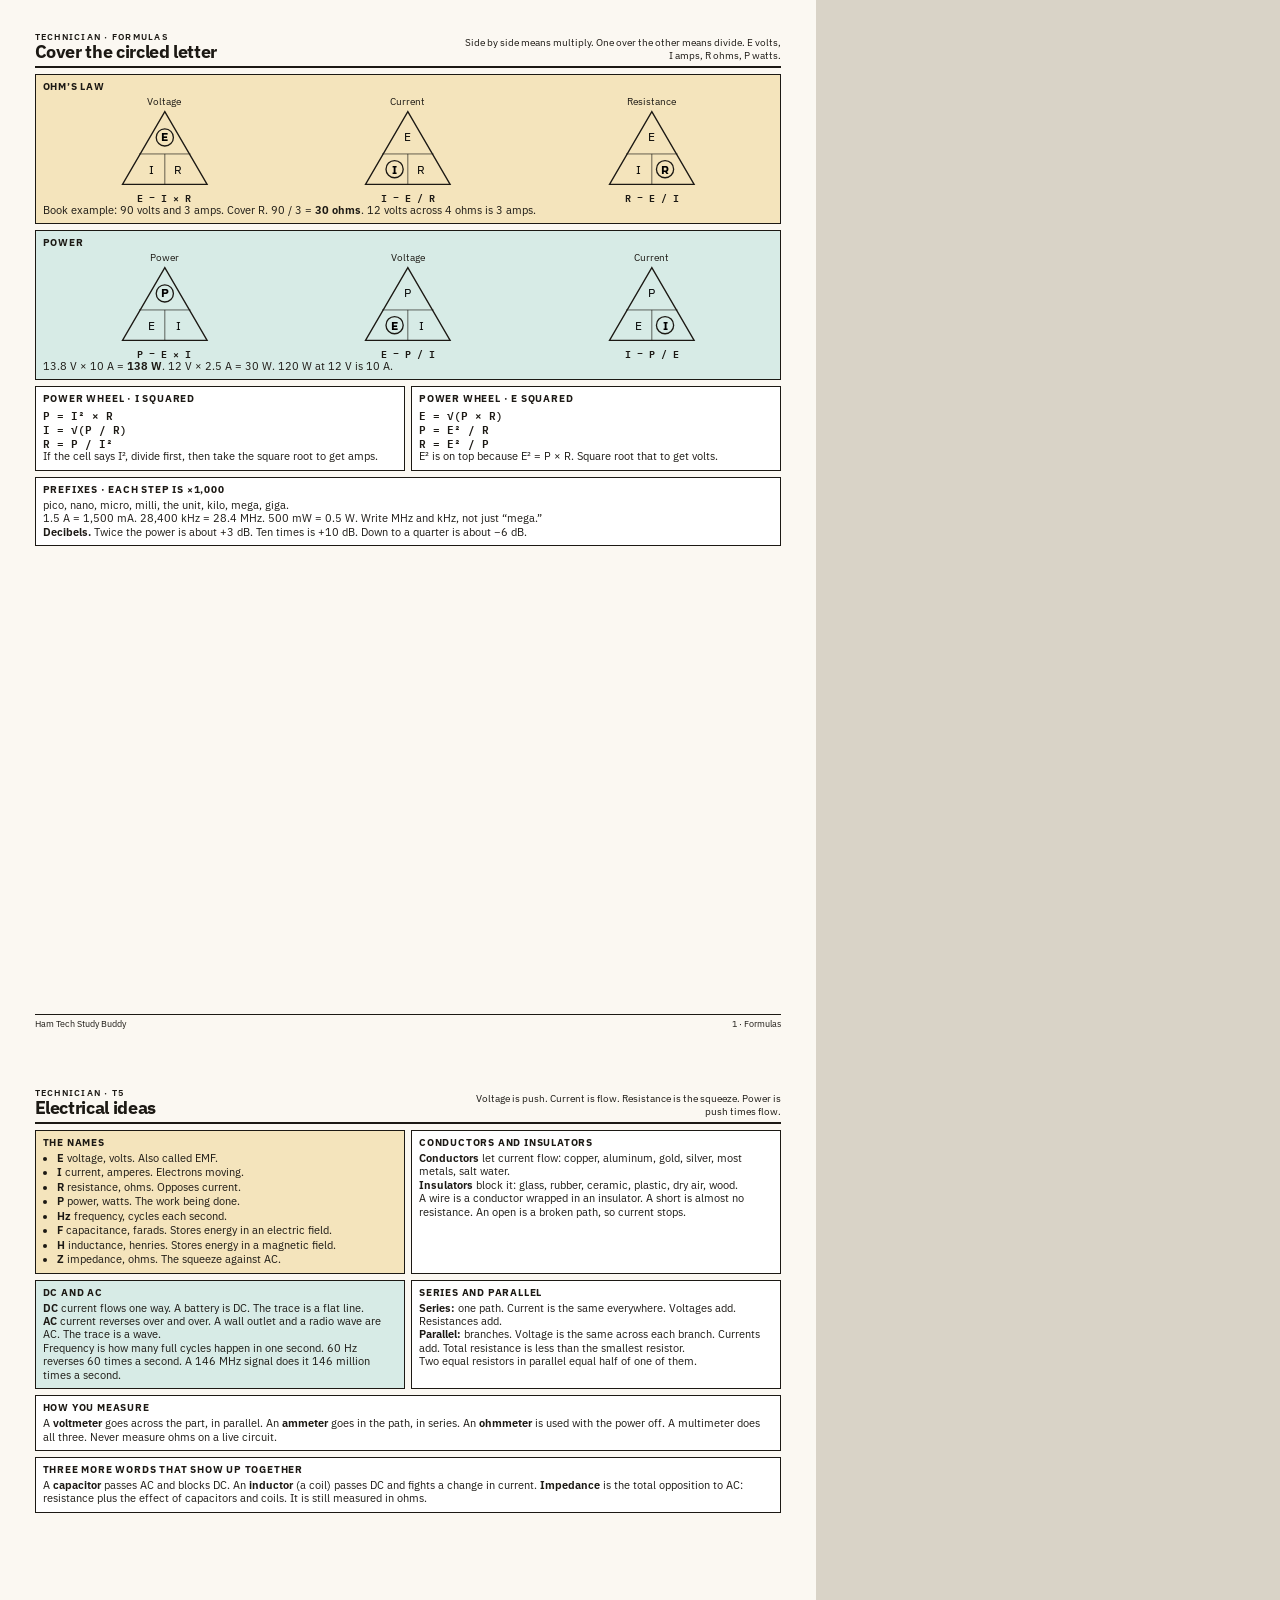
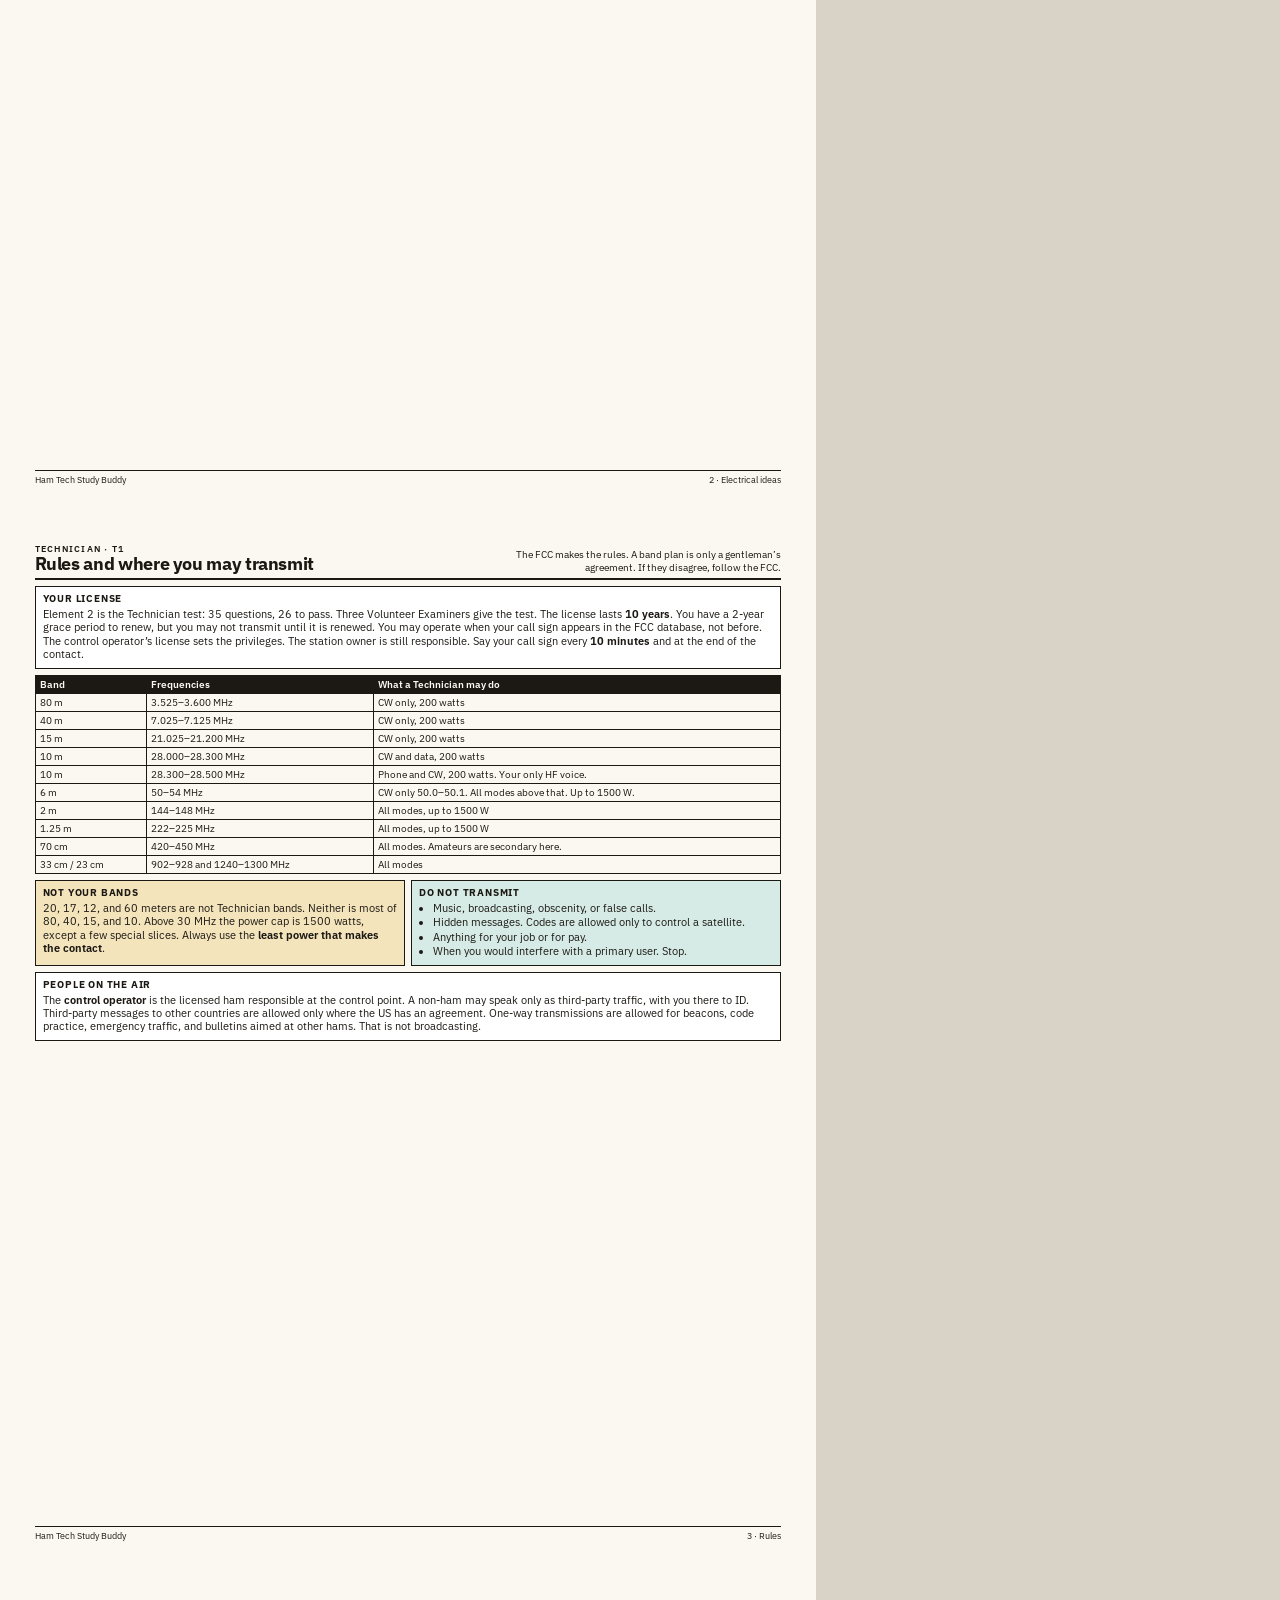
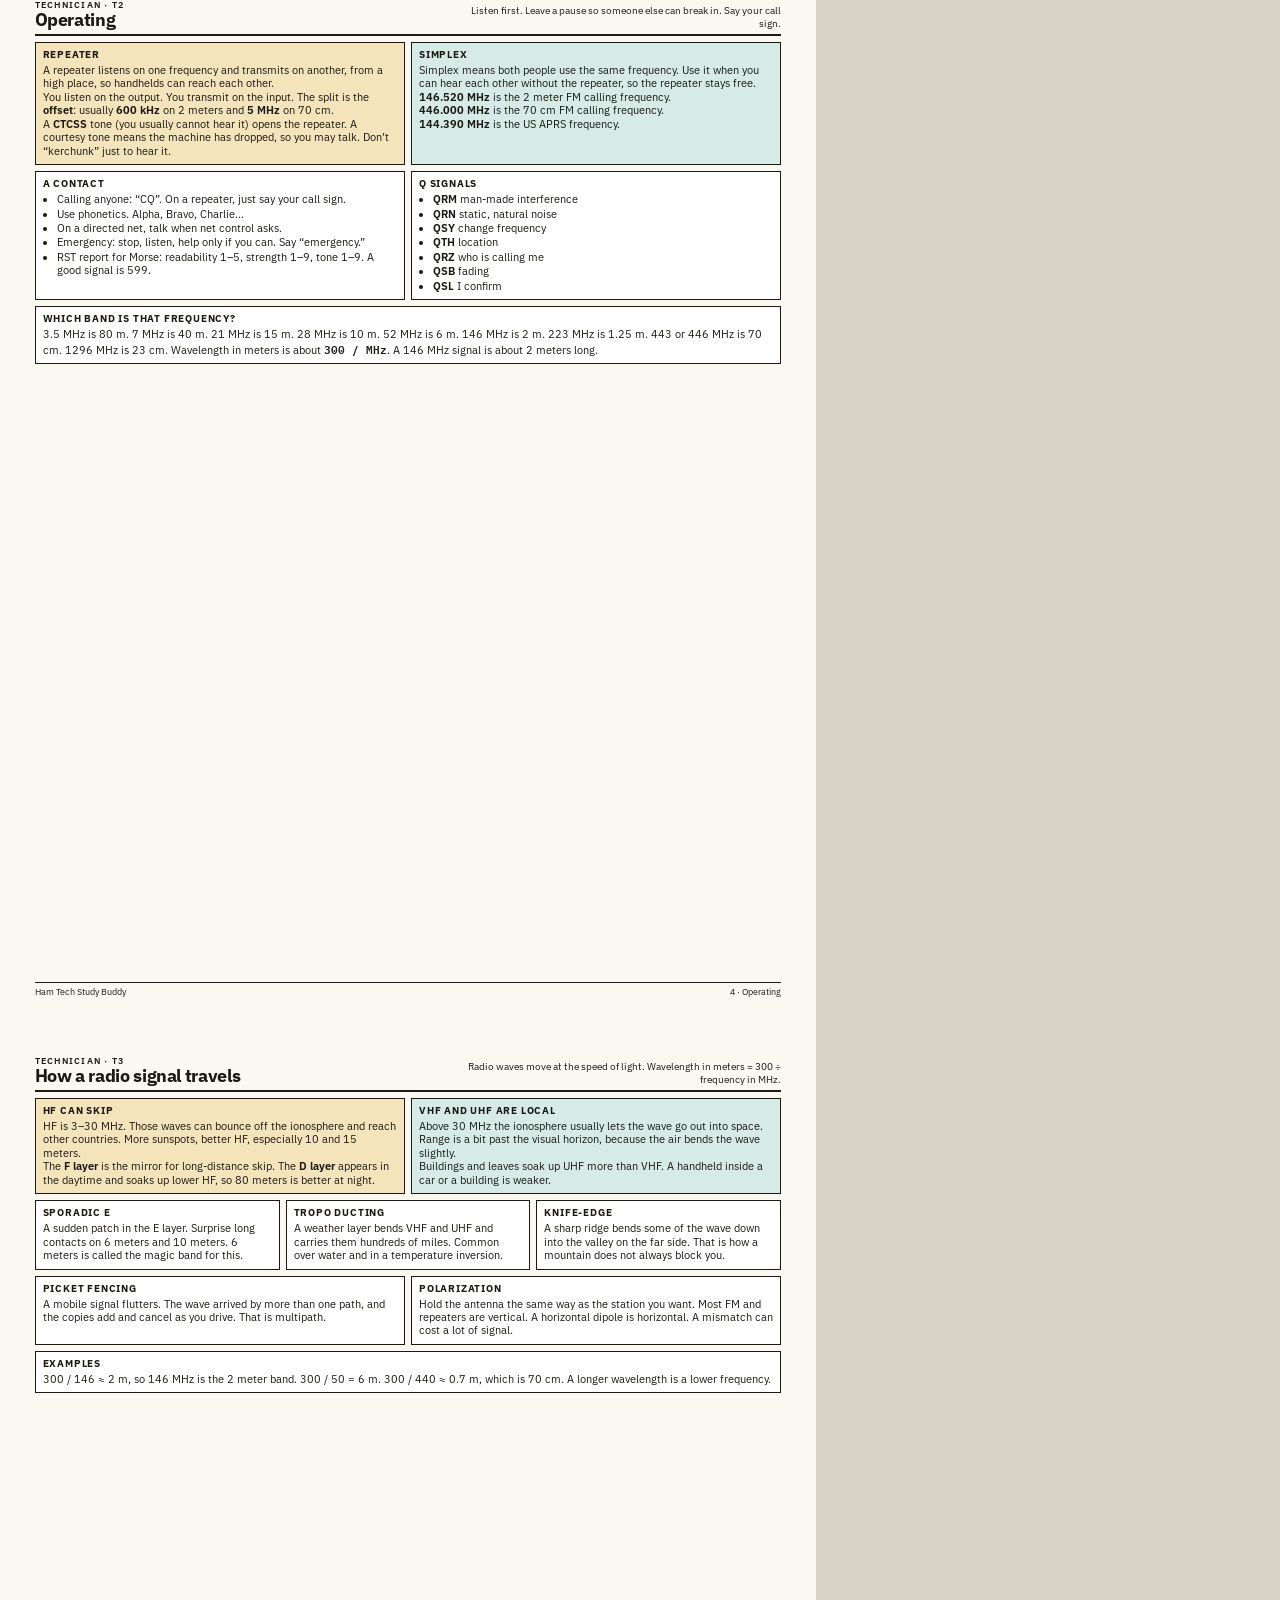
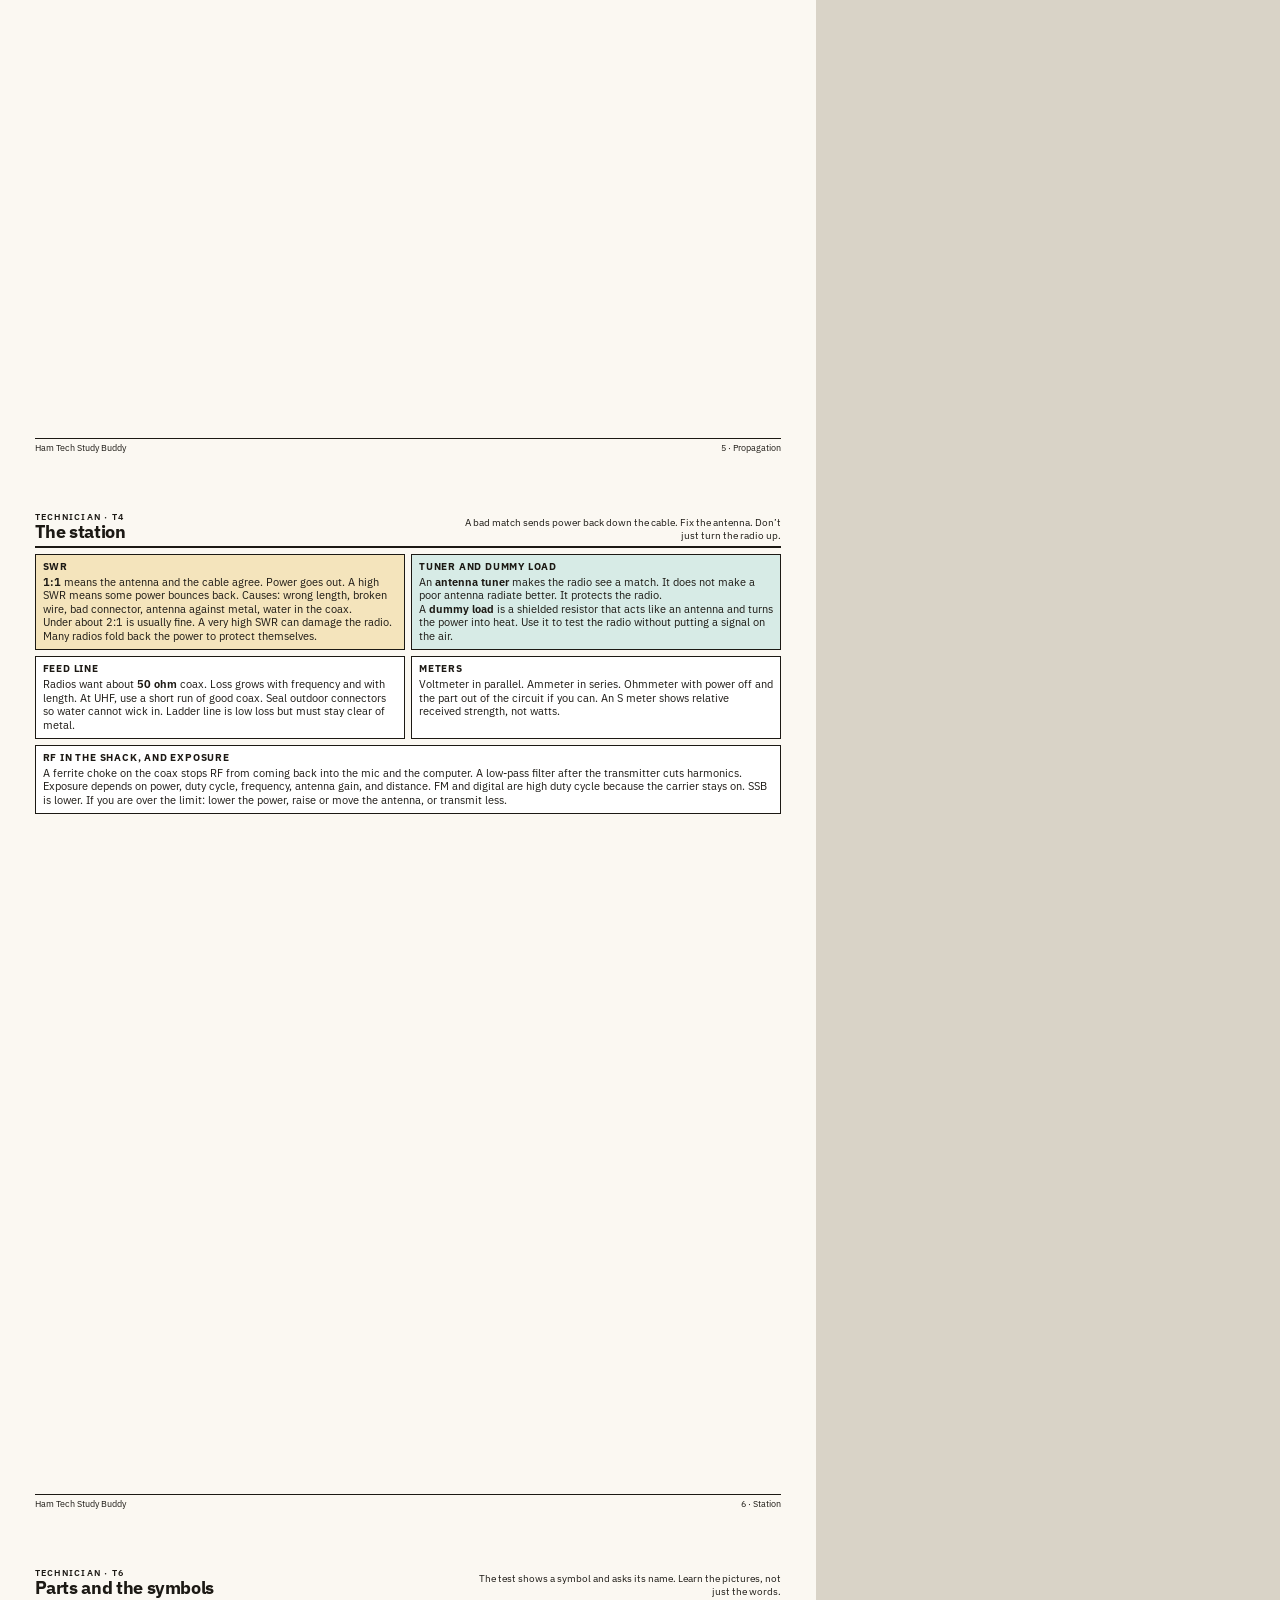
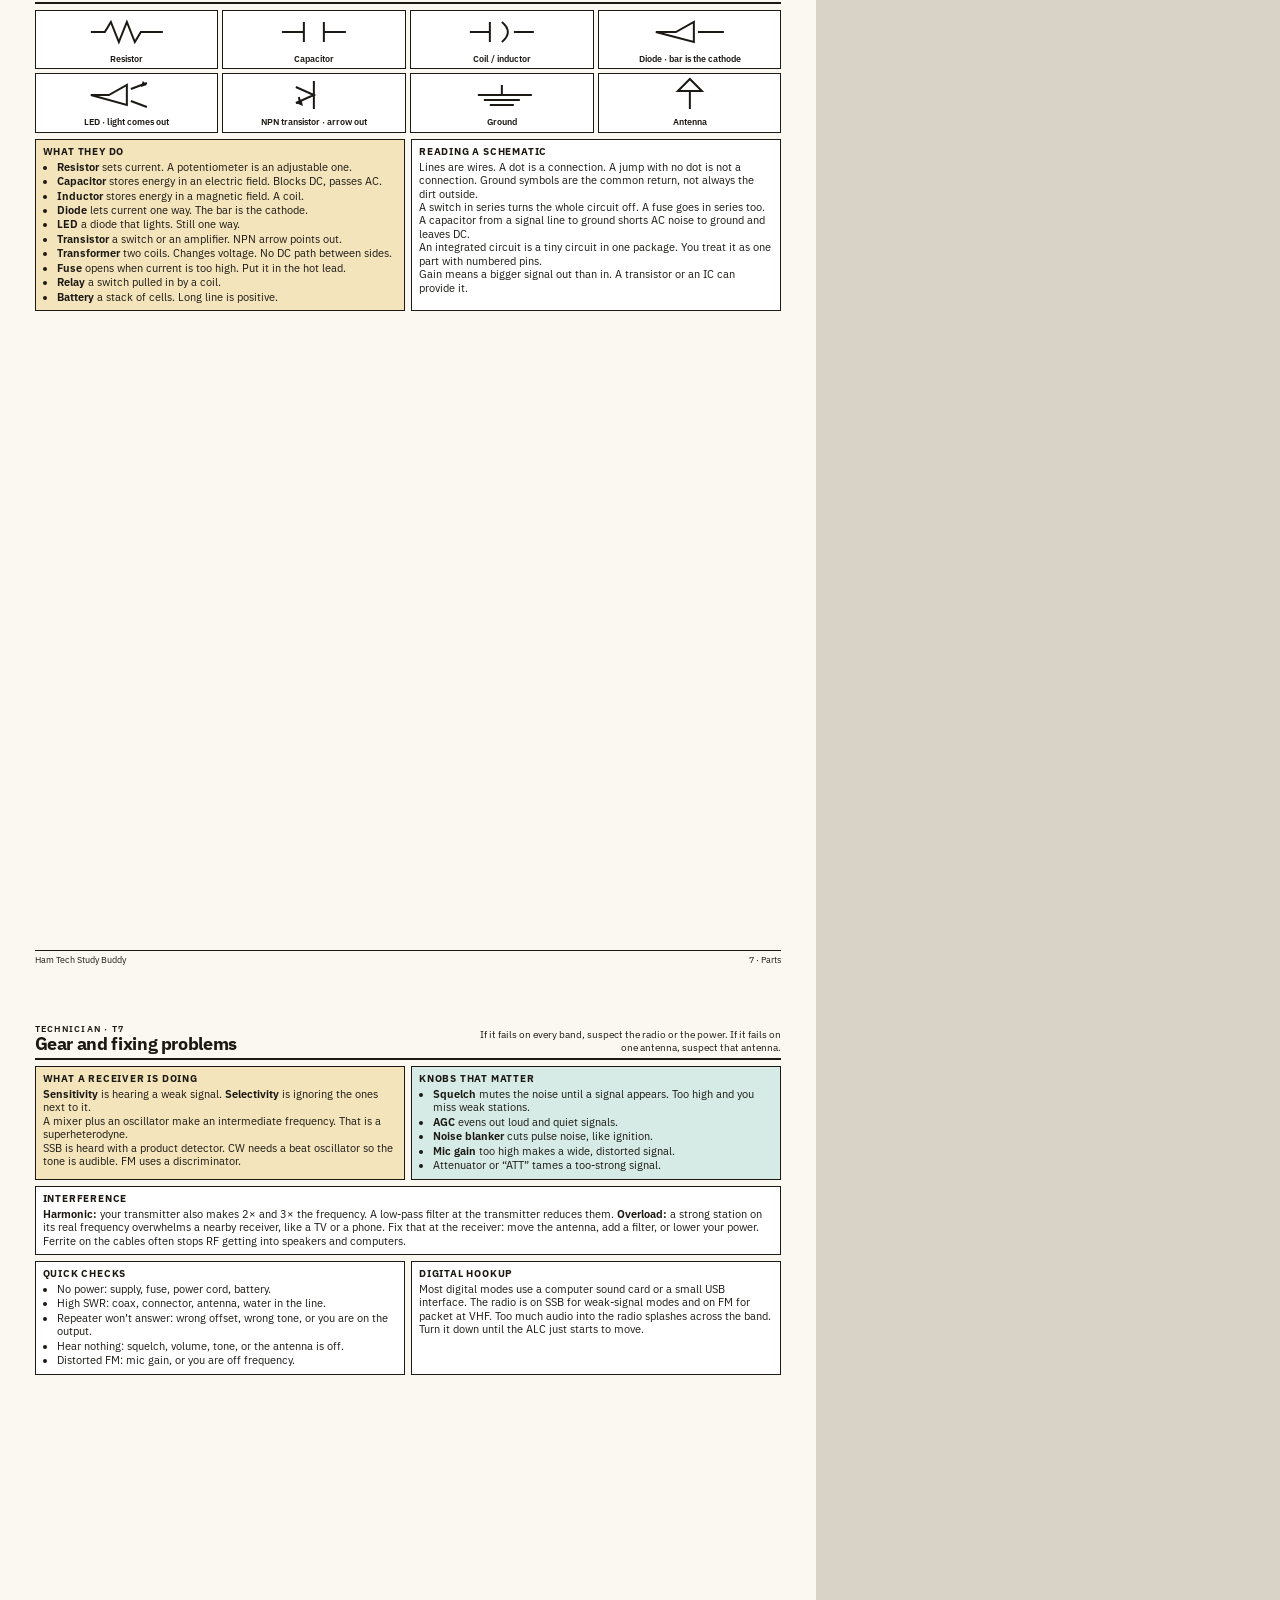
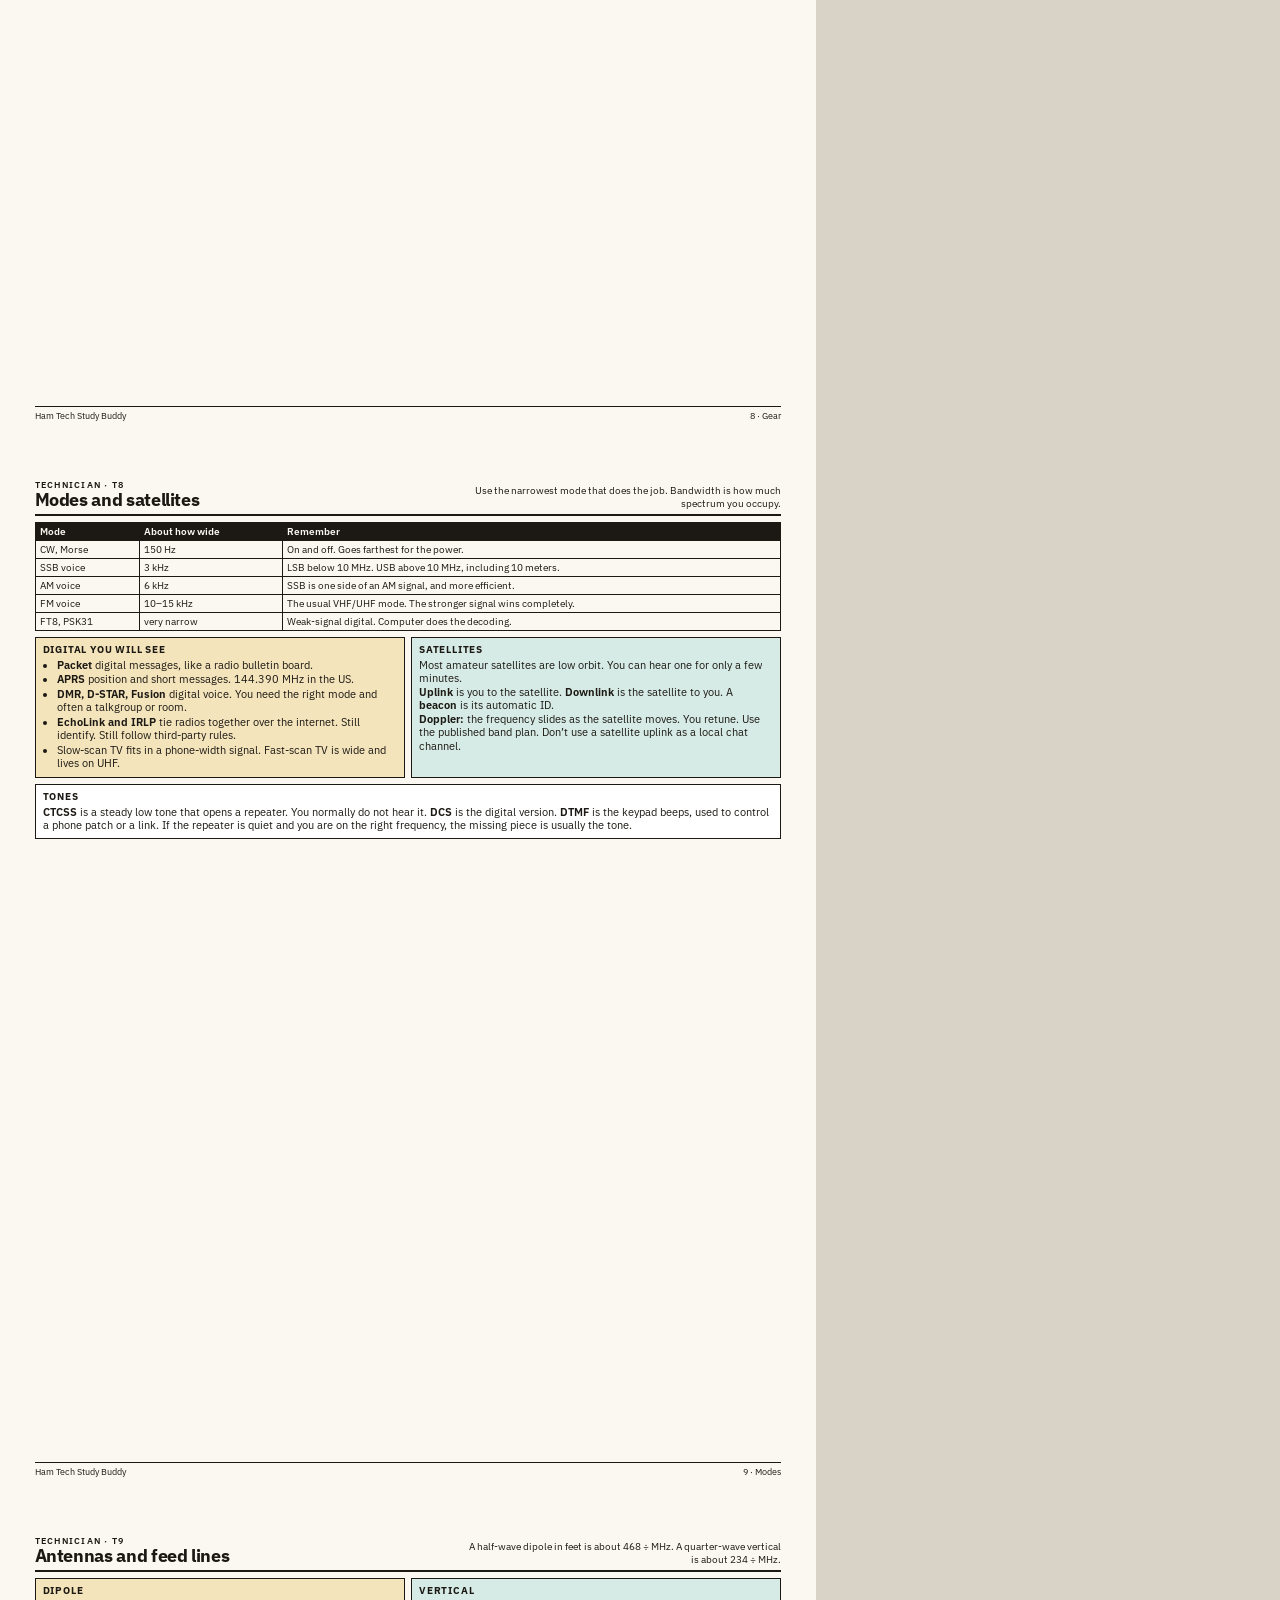
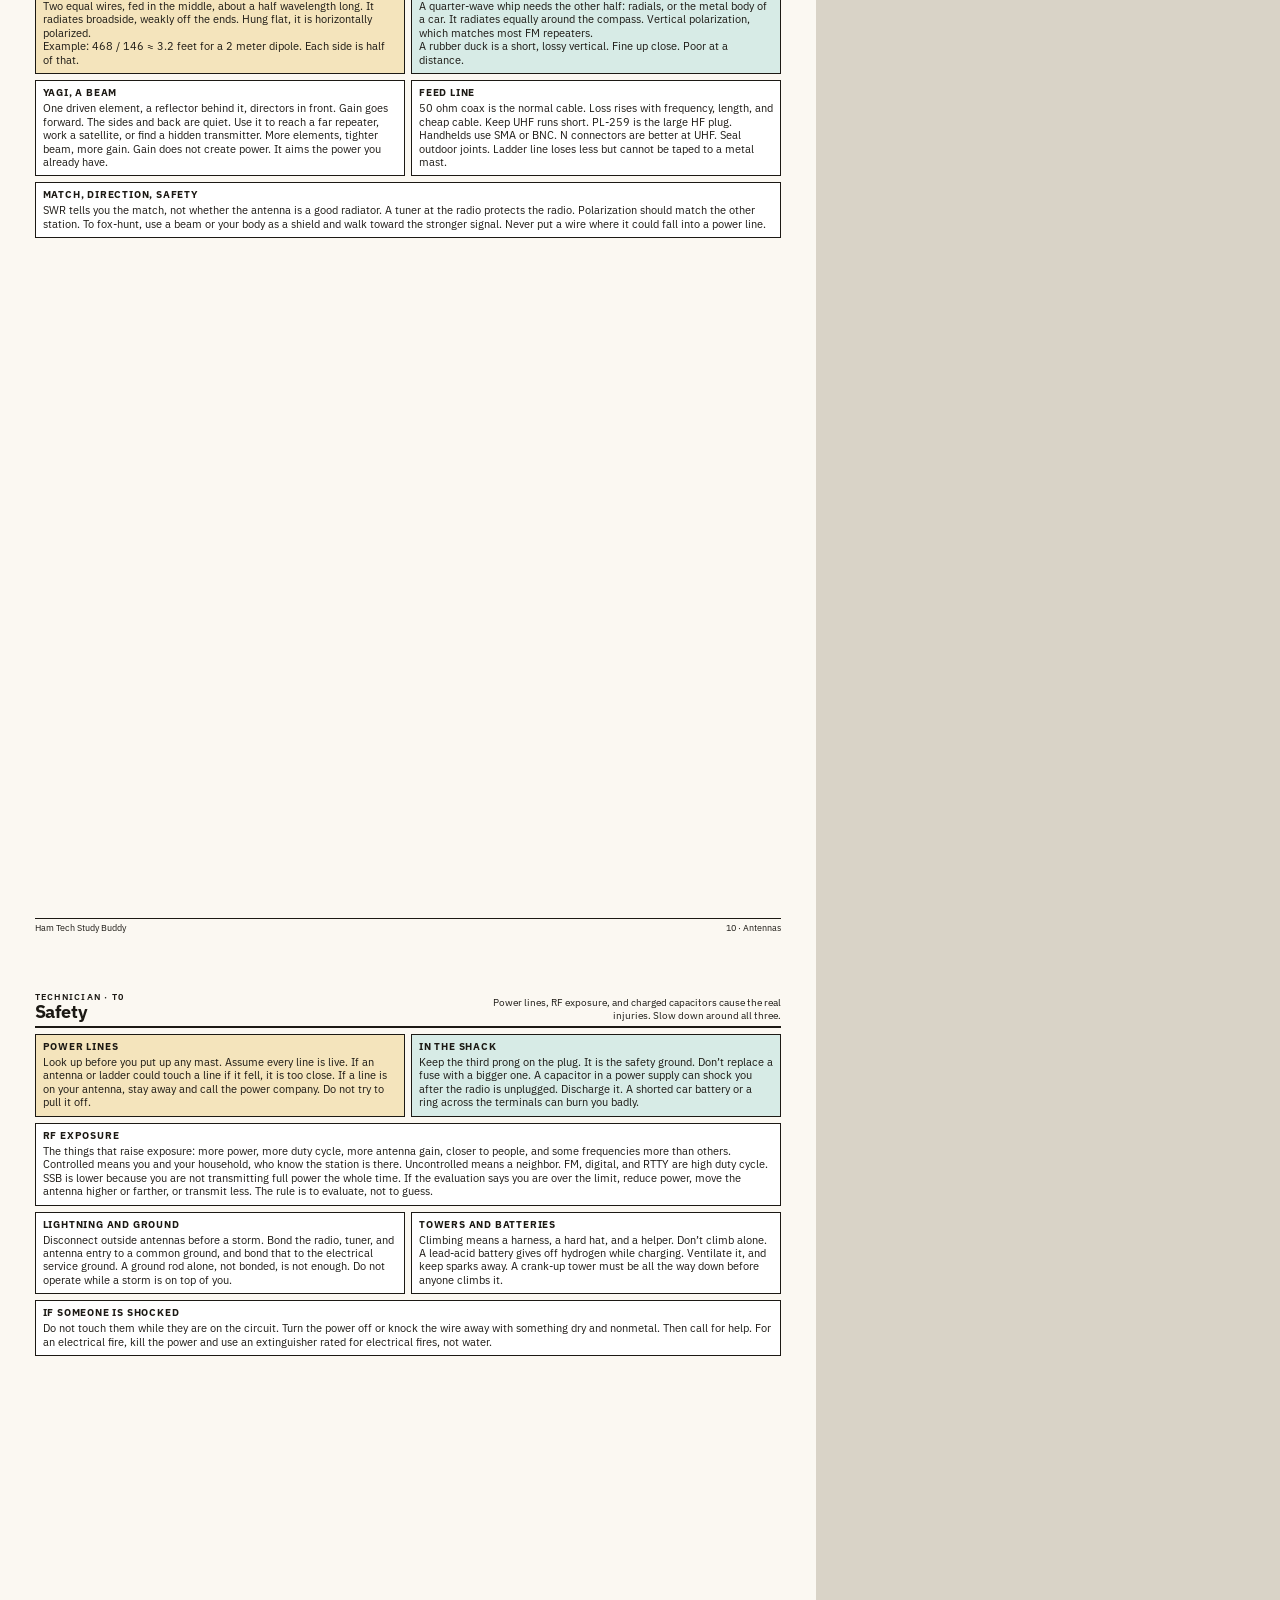
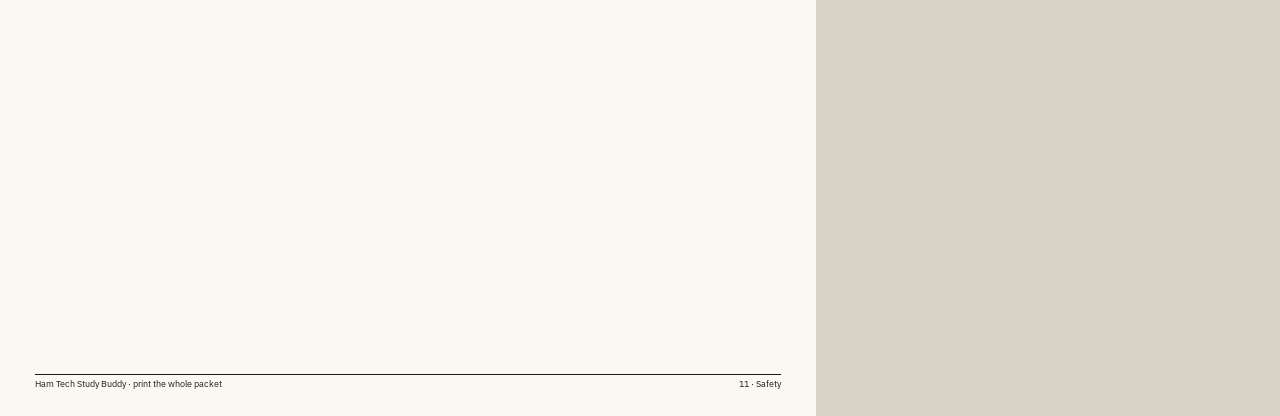
<file: public/sheets/packet.html>
<!doctype html>
<html lang="en">
  <head>
    <meta charset="utf-8" />
    <title>Ham Tech cheat sheets</title>
    <link rel="preconnect" href="https://fonts.googleapis.com" />
    <link rel="preconnect" href="https://fonts.gstatic.com" crossorigin />
    <link
      href="https://fonts.googleapis.com/css2?family=IBM+Plex+Mono:wght@500;600&family=IBM+Plex+Sans:wght@400;500;600;700&display=swap"
      rel="stylesheet"
    />
    <style>
      @page { size: letter; margin: 0; }
      * { box-sizing: border-box; }
      html, body { margin: 0; background: #d9d3c7; }
      body { font-family: "IBM Plex Sans", sans-serif; color: #1c1914; }
      .page {
        width: 8.5in;
        height: 11in;
        padding: 0.32in 0.36in 0.28in;
        background: #fbf8f2;
        overflow: hidden;
        page-break-after: always;
        display: flex;
        flex-direction: column;
        gap: 6px;
      }
      .page:last-child { page-break-after: auto; }
      header.top { display: flex; justify-content: space-between; align-items: flex-end; gap: 12px; border-bottom: 2px solid #1c1914; padding-bottom: 4px; }
      .kicker { margin: 0; font-size: 9px; letter-spacing: 0.14em; text-transform: uppercase; font-weight: 600; }
      h1 { margin: 0; font-size: 18px; letter-spacing: -0.02em; line-height: 1.1; }
      .how { margin: 0; max-width: 3.3in; text-align: right; font-size: 10px; line-height: 1.3; }
      .cols { display: grid; grid-template-columns: 1fr 1fr; gap: 6px; }
      .cols3 { display: grid; grid-template-columns: 1fr 1fr 1fr; gap: 6px; }
      .box { border: 1px solid #1c1914; padding: 5px 7px 6px; background: #fff; }
      .box.wash { background: #f4e4bc; }
      .box.wash2 { background: #d7ebe6; }
      h2 { margin: 0 0 3px; font-size: 10px; letter-spacing: 0.08em; text-transform: uppercase; }
      p, li { margin: 0; font-size: 10.5px; line-height: 1.28; }
      ul { margin: 0; padding-left: 14px; }
      li + li { margin-top: 1px; }
      table { width: 100%; border-collapse: collapse; font-size: 10px; }
      th, td { border: 1px solid #1c1914; padding: 2px 4px; text-align: left; vertical-align: top; }
      th { background: #1c1914; color: #fbf8f2; font-weight: 600; }
      .mono { font-family: "IBM Plex Mono", monospace; font-weight: 600; font-size: 11px; }
      footer.foot { margin-top: auto; border-top: 1px solid #1c1914; padding-top: 3px; font-size: 9px; display: flex; justify-content: space-between; }
      .triwrap { display: grid; grid-template-columns: 1fr 1fr 1fr; text-align: center; }
      .triwrap p { font-size: 10px; }
      svg.tri { width: 100%; height: 78px; }
      .sym { display: grid; grid-template-columns: repeat(4, 1fr); gap: 4px; }
      .sym figure { margin: 0; border: 1px solid #1c1914; background: #fff; text-align: center; padding: 3px 2px 4px; }
      .sym svg { width: 100%; height: 36px; }
      .sym figcaption { font-size: 9px; font-weight: 600; line-height: 1.15; }
      strong { font-weight: 650; }
    </style>
  </head>
  <body>
    <section class="page" id="formulas">
      <header class="top">
        <div>
          <p class="kicker">Technician · formulas</p>
          <h1>Cover the circled letter</h1>
        </div>
        <p class="how">Side by side means multiply. One over the other means divide. E volts, I amps, R ohms, P watts.</p>
      </header>
      <div class="box wash">
        <h2>Ohm’s law</h2>
        <div class="triwrap">
          <div><p>Voltage</p><svg class="tri" viewBox="0 0 140 118"><polygon points="70,4 6,114 134,114" fill="none" stroke="#1c1914" stroke-width="2"/><line x1="31" y1="68" x2="109" y2="68" stroke="#1c1914"/><line x1="70" y1="68" x2="70" y2="114" stroke="#1c1914"/><circle cx="70" cy="43" r="13" fill="#f4e4bc" stroke="#1c1914" stroke-width="2"/><text x="70" y="49" text-anchor="middle" font-size="18" font-family="IBM Plex Sans" font-weight="700">E</text><text x="50" y="98" text-anchor="middle" font-size="18" font-family="IBM Plex Sans">I</text><text x="90" y="98" text-anchor="middle" font-size="18" font-family="IBM Plex Sans">R</text></svg><p class="mono">E = I × R</p></div>
          <div><p>Current</p><svg class="tri" viewBox="0 0 140 118"><polygon points="70,4 6,114 134,114" fill="none" stroke="#1c1914" stroke-width="2"/><line x1="31" y1="68" x2="109" y2="68" stroke="#1c1914"/><line x1="70" y1="68" x2="70" y2="114" stroke="#1c1914"/><circle cx="50" cy="91" r="13" fill="#f4e4bc" stroke="#1c1914" stroke-width="2"/><text x="70" y="49" text-anchor="middle" font-size="18" font-family="IBM Plex Sans">E</text><text x="50" y="98" text-anchor="middle" font-size="18" font-family="IBM Plex Sans" font-weight="700">I</text><text x="90" y="98" text-anchor="middle" font-size="18" font-family="IBM Plex Sans">R</text></svg><p class="mono">I = E / R</p></div>
          <div><p>Resistance</p><svg class="tri" viewBox="0 0 140 118"><polygon points="70,4 6,114 134,114" fill="none" stroke="#1c1914" stroke-width="2"/><line x1="31" y1="68" x2="109" y2="68" stroke="#1c1914"/><line x1="70" y1="68" x2="70" y2="114" stroke="#1c1914"/><circle cx="90" cy="91" r="13" fill="#f4e4bc" stroke="#1c1914" stroke-width="2"/><text x="70" y="49" text-anchor="middle" font-size="18" font-family="IBM Plex Sans">E</text><text x="50" y="98" text-anchor="middle" font-size="18" font-family="IBM Plex Sans">I</text><text x="90" y="98" text-anchor="middle" font-size="18" font-family="IBM Plex Sans" font-weight="700">R</text></svg><p class="mono">R = E / I</p></div>
        </div>
        <p>Book example: 90 volts and 3 amps. Cover R. 90 / 3 = <strong>30 ohms</strong>. 12 volts across 4 ohms is 3 amps.</p>
      </div>
      <div class="box wash2">
        <h2>Power</h2>
        <div class="triwrap">
          <div><p>Power</p><svg class="tri" viewBox="0 0 140 118"><polygon points="70,4 6,114 134,114" fill="none" stroke="#1c1914" stroke-width="2"/><line x1="31" y1="68" x2="109" y2="68" stroke="#1c1914"/><line x1="70" y1="68" x2="70" y2="114" stroke="#1c1914"/><circle cx="70" cy="43" r="13" fill="#d7ebe6" stroke="#1c1914" stroke-width="2"/><text x="70" y="49" text-anchor="middle" font-size="18" font-family="IBM Plex Sans" font-weight="700">P</text><text x="50" y="98" text-anchor="middle" font-size="18" font-family="IBM Plex Sans">E</text><text x="90" y="98" text-anchor="middle" font-size="18" font-family="IBM Plex Sans">I</text></svg><p class="mono">P = E × I</p></div>
          <div><p>Voltage</p><svg class="tri" viewBox="0 0 140 118"><polygon points="70,4 6,114 134,114" fill="none" stroke="#1c1914" stroke-width="2"/><line x1="31" y1="68" x2="109" y2="68" stroke="#1c1914"/><line x1="70" y1="68" x2="70" y2="114" stroke="#1c1914"/><circle cx="50" cy="91" r="13" fill="#d7ebe6" stroke="#1c1914" stroke-width="2"/><text x="70" y="49" text-anchor="middle" font-size="18" font-family="IBM Plex Sans">P</text><text x="50" y="98" text-anchor="middle" font-size="18" font-family="IBM Plex Sans" font-weight="700">E</text><text x="90" y="98" text-anchor="middle" font-size="18" font-family="IBM Plex Sans">I</text></svg><p class="mono">E = P / I</p></div>
          <div><p>Current</p><svg class="tri" viewBox="0 0 140 118"><polygon points="70,4 6,114 134,114" fill="none" stroke="#1c1914" stroke-width="2"/><line x1="31" y1="68" x2="109" y2="68" stroke="#1c1914"/><line x1="70" y1="68" x2="70" y2="114" stroke="#1c1914"/><circle cx="90" cy="91" r="13" fill="#d7ebe6" stroke="#1c1914" stroke-width="2"/><text x="70" y="49" text-anchor="middle" font-size="18" font-family="IBM Plex Sans">P</text><text x="50" y="98" text-anchor="middle" font-size="18" font-family="IBM Plex Sans">E</text><text x="90" y="98" text-anchor="middle" font-size="18" font-family="IBM Plex Sans" font-weight="700">I</text></svg><p class="mono">I = P / E</p></div>
        </div>
        <p>13.8 V × 10 A = <strong>138 W</strong>. 12 V × 2.5 A = 30 W. 120 W at 12 V is 10 A.</p>
      </div>
      <div class="cols">
        <div class="box">
          <h2>Power wheel · I squared</h2>
          <p class="mono">P = I² × R</p>
          <p class="mono">I = √(P / R)</p>
          <p class="mono">R = P / I²</p>
          <p>If the cell says I², divide first, then take the square root to get amps.</p>
        </div>
        <div class="box">
          <h2>Power wheel · E squared</h2>
          <p class="mono">E = √(P × R)</p>
          <p class="mono">P = E² / R</p>
          <p class="mono">R = E² / P</p>
          <p>E² is on top because E² = P × R. Square root that to get volts.</p>
        </div>
      </div>
      <div class="box">
        <h2>Prefixes · each step is ×1,000</h2>
        <p>pico, nano, micro, milli, the unit, kilo, mega, giga.</p>
        <p>1.5 A = 1,500 mA. 28,400 kHz = 28.4 MHz. 500 mW = 0.5 W. Write MHz and kHz, not just “mega.”</p>
        <p><strong>Decibels.</strong> Twice the power is about +3 dB. Ten times is +10 dB. Down to a quarter is about −6 dB.</p>
      </div>
      <footer class="foot"><span>Ham Tech Study Buddy</span><span>1 · Formulas</span></footer>
    </section>

    <section class="page" id="electrical">
      <header class="top">
        <div>
          <p class="kicker">Technician · T5</p>
          <h1>Electrical ideas</h1>
        </div>
        <p class="how">Voltage is push. Current is flow. Resistance is the squeeze. Power is push times flow.</p>
      </header>
      <div class="cols">
        <div class="box wash">
          <h2>The names</h2>
          <ul>
            <li><strong>E</strong> voltage, volts. Also called EMF.</li>
            <li><strong>I</strong> current, amperes. Electrons moving.</li>
            <li><strong>R</strong> resistance, ohms. Opposes current.</li>
            <li><strong>P</strong> power, watts. The work being done.</li>
            <li><strong>Hz</strong> frequency, cycles each second.</li>
            <li><strong>F</strong> capacitance, farads. Stores energy in an electric field.</li>
            <li><strong>H</strong> inductance, henries. Stores energy in a magnetic field.</li>
            <li><strong>Z</strong> impedance, ohms. The squeeze against AC.</li>
          </ul>
        </div>
        <div class="box">
          <h2>Conductors and insulators</h2>
          <p><strong>Conductors</strong> let current flow: copper, aluminum, gold, silver, most metals, salt water.</p>
          <p><strong>Insulators</strong> block it: glass, rubber, ceramic, plastic, dry air, wood.</p>
          <p>A wire is a conductor wrapped in an insulator. A short is almost no resistance. An open is a broken path, so current stops.</p>
        </div>
      </div>
      <div class="cols">
        <div class="box wash2">
          <h2>DC and AC</h2>
          <p><strong>DC</strong> current flows one way. A battery is DC. The trace is a flat line.</p>
          <p><strong>AC</strong> current reverses over and over. A wall outlet and a radio wave are AC. The trace is a wave.</p>
          <p>Frequency is how many full cycles happen in one second. 60 Hz reverses 60 times a second. A 146 MHz signal does it 146 million times a second.</p>
        </div>
        <div class="box">
          <h2>Series and parallel</h2>
          <p><strong>Series:</strong> one path. Current is the same everywhere. Voltages add. Resistances add.</p>
          <p><strong>Parallel:</strong> branches. Voltage is the same across each branch. Currents add. Total resistance is less than the smallest resistor.</p>
          <p>Two equal resistors in parallel equal half of one of them.</p>
        </div>
      </div>
      <div class="box">
        <h2>How you measure</h2>
        <p>A <strong>voltmeter</strong> goes across the part, in parallel. An <strong>ammeter</strong> goes in the path, in series. An <strong>ohmmeter</strong> is used with the power off. A multimeter does all three. Never measure ohms on a live circuit.</p>
      </div>
      <div class="box">
        <h2>Three more words that show up together</h2>
        <p>A <strong>capacitor</strong> passes AC and blocks DC. An <strong>inductor</strong> (a coil) passes DC and fights a change in current. <strong>Impedance</strong> is the total opposition to AC: resistance plus the effect of capacitors and coils. It is still measured in ohms.</p>
      </div>
      <footer class="foot"><span>Ham Tech Study Buddy</span><span>2 · Electrical ideas</span></footer>
    </section>

    <section class="page" id="rules">
      <header class="top">
        <div>
          <p class="kicker">Technician · T1</p>
          <h1>Rules and where you may transmit</h1>
        </div>
        <p class="how">The FCC makes the rules. A band plan is only a gentleman’s agreement. If they disagree, follow the FCC.</p>
      </header>
      <div class="box">
        <h2>Your license</h2>
        <p>Element 2 is the Technician test: 35 questions, 26 to pass. Three Volunteer Examiners give the test. The license lasts <strong>10 years</strong>. You have a 2-year grace period to renew, but you may not transmit until it is renewed. You may operate when your call sign appears in the FCC database, not before. The control operator’s license sets the privileges. The station owner is still responsible. Say your call sign every <strong>10 minutes</strong> and at the end of the contact.</p>
      </div>
      <table>
        <thead>
          <tr><th>Band</th><th>Frequencies</th><th>What a Technician may do</th></tr>
        </thead>
        <tbody>
          <tr><td>80 m</td><td>3.525–3.600 MHz</td><td>CW only, 200 watts</td></tr>
          <tr><td>40 m</td><td>7.025–7.125 MHz</td><td>CW only, 200 watts</td></tr>
          <tr><td>15 m</td><td>21.025–21.200 MHz</td><td>CW only, 200 watts</td></tr>
          <tr><td>10 m</td><td>28.000–28.300 MHz</td><td>CW and data, 200 watts</td></tr>
          <tr><td>10 m</td><td>28.300–28.500 MHz</td><td>Phone and CW, 200 watts. Your only HF voice.</td></tr>
          <tr><td>6 m</td><td>50–54 MHz</td><td>CW only 50.0–50.1. All modes above that. Up to 1500 W.</td></tr>
          <tr><td>2 m</td><td>144–148 MHz</td><td>All modes, up to 1500 W</td></tr>
          <tr><td>1.25 m</td><td>222–225 MHz</td><td>All modes, up to 1500 W</td></tr>
          <tr><td>70 cm</td><td>420–450 MHz</td><td>All modes. Amateurs are secondary here.</td></tr>
          <tr><td>33 cm / 23 cm</td><td>902–928 and 1240–1300 MHz</td><td>All modes</td></tr>
        </tbody>
      </table>
      <div class="cols">
        <div class="box wash">
          <h2>Not your bands</h2>
          <p>20, 17, 12, and 60 meters are not Technician bands. Neither is most of 80, 40, 15, and 10. Above 30 MHz the power cap is 1500 watts, except a few special slices. Always use the <strong>least power that makes the contact</strong>.</p>
        </div>
        <div class="box wash2">
          <h2>Do not transmit</h2>
          <ul>
            <li>Music, broadcasting, obscenity, or false calls.</li>
            <li>Hidden messages. Codes are allowed only to control a satellite.</li>
            <li>Anything for your job or for pay.</li>
            <li>When you would interfere with a primary user. Stop.</li>
          </ul>
        </div>
      </div>
      <div class="box">
        <h2>People on the air</h2>
        <p>The <strong>control operator</strong> is the licensed ham responsible at the control point. A non-ham may speak only as third-party traffic, with you there to ID. Third-party messages to other countries are allowed only where the US has an agreement. One-way transmissions are allowed for beacons, code practice, emergency traffic, and bulletins aimed at other hams. That is not broadcasting.</p>
      </div>
      <footer class="foot"><span>Ham Tech Study Buddy</span><span>3 · Rules</span></footer>
    </section>

    <section class="page" id="operating">
      <header class="top">
        <div>
          <p class="kicker">Technician · T2</p>
          <h1>Operating</h1>
        </div>
        <p class="how">Listen first. Leave a pause so someone else can break in. Say your call sign.</p>
      </header>
      <div class="cols">
        <div class="box wash">
          <h2>Repeater</h2>
          <p>A repeater listens on one frequency and transmits on another, from a high place, so handhelds can reach each other.</p>
          <p>You listen on the output. You transmit on the input. The split is the <strong>offset</strong>: usually <strong>600 kHz</strong> on 2 meters and <strong>5 MHz</strong> on 70 cm.</p>
          <p>A <strong>CTCSS</strong> tone (you usually cannot hear it) opens the repeater. A courtesy tone means the machine has dropped, so you may talk. Don’t “kerchunk” just to hear it.</p>
        </div>
        <div class="box wash2">
          <h2>Simplex</h2>
          <p>Simplex means both people use the same frequency. Use it when you can hear each other without the repeater, so the repeater stays free.</p>
          <p><strong>146.520 MHz</strong> is the 2 meter FM calling frequency.</p>
          <p><strong>446.000 MHz</strong> is the 70 cm FM calling frequency.</p>
          <p><strong>144.390 MHz</strong> is the US APRS frequency.</p>
        </div>
      </div>
      <div class="cols">
        <div class="box">
          <h2>A contact</h2>
          <ul>
            <li>Calling anyone: “CQ”. On a repeater, just say your call sign.</li>
            <li>Use phonetics. Alpha, Bravo, Charlie…</li>
            <li>On a directed net, talk when net control asks.</li>
            <li>Emergency: stop, listen, help only if you can. Say “emergency.”</li>
            <li>RST report for Morse: readability 1–5, strength 1–9, tone 1–9. A good signal is 599.</li>
          </ul>
        </div>
        <div class="box">
          <h2>Q signals</h2>
          <ul>
            <li><strong>QRM</strong> man-made interference</li>
            <li><strong>QRN</strong> static, natural noise</li>
            <li><strong>QSY</strong> change frequency</li>
            <li><strong>QTH</strong> location</li>
            <li><strong>QRZ</strong> who is calling me</li>
            <li><strong>QSB</strong> fading</li>
            <li><strong>QSL</strong> I confirm</li>
          </ul>
        </div>
      </div>
      <div class="box">
        <h2>Which band is that frequency?</h2>
        <p>3.5 MHz is 80 m. 7 MHz is 40 m. 21 MHz is 15 m. 28 MHz is 10 m. 52 MHz is 6 m. 146 MHz is 2 m. 223 MHz is 1.25 m. 443 or 446 MHz is 70 cm. 1296 MHz is 23 cm. Wavelength in meters is about <span class="mono">300 / MHz</span>. A 146 MHz signal is about 2 meters long.</p>
      </div>
      <footer class="foot"><span>Ham Tech Study Buddy</span><span>4 · Operating</span></footer>
    </section>

    <section class="page" id="propagation">
      <header class="top">
        <div>
          <p class="kicker">Technician · T3</p>
          <h1>How a radio signal travels</h1>
        </div>
        <p class="how">Radio waves move at the speed of light. Wavelength in meters = 300 ÷ frequency in MHz.</p>
      </header>
      <div class="cols">
        <div class="box wash">
          <h2>HF can skip</h2>
          <p>HF is 3–30 MHz. Those waves can bounce off the ionosphere and reach other countries. More sunspots, better HF, especially 10 and 15 meters.</p>
          <p>The <strong>F layer</strong> is the mirror for long-distance skip. The <strong>D layer</strong> appears in the daytime and soaks up lower HF, so 80 meters is better at night.</p>
        </div>
        <div class="box wash2">
          <h2>VHF and UHF are local</h2>
          <p>Above 30 MHz the ionosphere usually lets the wave go out into space. Range is a bit past the visual horizon, because the air bends the wave slightly.</p>
          <p>Buildings and leaves soak up UHF more than VHF. A handheld inside a car or a building is weaker.</p>
        </div>
      </div>
      <div class="cols3">
        <div class="box">
          <h2>Sporadic E</h2>
          <p>A sudden patch in the E layer. Surprise long contacts on 6 meters and 10 meters. 6 meters is called the magic band for this.</p>
        </div>
        <div class="box">
          <h2>Tropo ducting</h2>
          <p>A weather layer bends VHF and UHF and carries them hundreds of miles. Common over water and in a temperature inversion.</p>
        </div>
        <div class="box">
          <h2>Knife-edge</h2>
          <p>A sharp ridge bends some of the wave down into the valley on the far side. That is how a mountain does not always block you.</p>
        </div>
      </div>
      <div class="cols">
        <div class="box">
          <h2>Picket fencing</h2>
          <p>A mobile signal flutters. The wave arrived by more than one path, and the copies add and cancel as you drive. That is multipath.</p>
        </div>
        <div class="box">
          <h2>Polarization</h2>
          <p>Hold the antenna the same way as the station you want. Most FM and repeaters are vertical. A horizontal dipole is horizontal. A mismatch can cost a lot of signal.</p>
        </div>
      </div>
      <div class="box">
        <h2>Examples</h2>
        <p>300 / 146 ≈ 2 m, so 146 MHz is the 2 meter band. 300 / 50 = 6 m. 300 / 440 ≈ 0.7 m, which is 70 cm. A longer wavelength is a lower frequency.</p>
      </div>
      <footer class="foot"><span>Ham Tech Study Buddy</span><span>5 · Propagation</span></footer>
    </section>

    <section class="page" id="station">
      <header class="top">
        <div>
          <p class="kicker">Technician · T4</p>
          <h1>The station</h1>
        </div>
        <p class="how">A bad match sends power back down the cable. Fix the antenna. Don’t just turn the radio up.</p>
      </header>
      <div class="cols">
        <div class="box wash">
          <h2>SWR</h2>
          <p><strong>1:1</strong> means the antenna and the cable agree. Power goes out. A high SWR means some power bounces back. Causes: wrong length, broken wire, bad connector, antenna against metal, water in the coax.</p>
          <p>Under about 2:1 is usually fine. A very high SWR can damage the radio. Many radios fold back the power to protect themselves.</p>
        </div>
        <div class="box wash2">
          <h2>Tuner and dummy load</h2>
          <p>An <strong>antenna tuner</strong> makes the radio see a match. It does not make a poor antenna radiate better. It protects the radio.</p>
          <p>A <strong>dummy load</strong> is a shielded resistor that acts like an antenna and turns the power into heat. Use it to test the radio without putting a signal on the air.</p>
        </div>
      </div>
      <div class="cols">
        <div class="box">
          <h2>Feed line</h2>
          <p>Radios want about <strong>50 ohm</strong> coax. Loss grows with frequency and with length. At UHF, use a short run of good coax. Seal outdoor connectors so water cannot wick in. Ladder line is low loss but must stay clear of metal.</p>
        </div>
        <div class="box">
          <h2>Meters</h2>
          <p>Voltmeter in parallel. Ammeter in series. Ohmmeter with power off and the part out of the circuit if you can. An S meter shows relative received strength, not watts.</p>
        </div>
      </div>
      <div class="box">
        <h2>RF in the shack, and exposure</h2>
        <p>A ferrite choke on the coax stops RF from coming back into the mic and the computer. A low-pass filter after the transmitter cuts harmonics. Exposure depends on power, duty cycle, frequency, antenna gain, and distance. FM and digital are high duty cycle because the carrier stays on. SSB is lower. If you are over the limit: lower the power, raise or move the antenna, or transmit less.</p>
      </div>
      <footer class="foot"><span>Ham Tech Study Buddy</span><span>6 · Station</span></footer>
    </section>

    <section class="page" id="parts">
      <header class="top">
        <div>
          <p class="kicker">Technician · T6</p>
          <h1>Parts and the symbols</h1>
        </div>
        <p class="how">The test shows a symbol and asks its name. Learn the pictures, not just the words.</p>
      </header>
      <div class="sym">
        <figure><svg viewBox="0 0 80 36"><path d="M4 18 H18 l6-10 8 20 8-20 8 20 6-10 H76" fill="none" stroke="#1c1914" stroke-width="2"/></svg><figcaption>Resistor</figcaption></figure>
        <figure><svg viewBox="0 0 80 36"><path d="M8 18 H30 M50 18 H72 M30 8 V28 M50 8 V28" fill="none" stroke="#1c1914" stroke-width="2"/></svg><figcaption>Capacitor</figcaption></figure>
        <figure><svg viewBox="0 0 80 36"><path d="M8 18 H28 M52 18 H72 M40 8 q12 10 0 20" fill="none" stroke="#1c1914" stroke-width="2"/><path d="M28 8 V28" stroke="#1c1914" stroke-width="2"/></svg><figcaption>Coil / inductor</figcaption></figure>
        <figure><svg viewBox="0 0 80 36"><path d="M6 18 H26 L44 8 V28 Z M44 8 V28 M48 18 H74" fill="none" stroke="#1c1914" stroke-width="2"/></svg><figcaption>Diode · bar is the cathode</figcaption></figure>
        <figure><svg viewBox="0 0 80 36"><path d="M4 18 H22 L40 8 V28 Z M40 8 V28 M44 12 l16-6 M44 24 l16 6" fill="none" stroke="#1c1914" stroke-width="2"/><path d="M56 4 l4 4 -6 2" fill="#1c1914"/></svg><figcaption>LED · light comes out</figcaption></figure>
        <figure><svg viewBox="0 0 80 36"><path d="M40 4 V32 M22 10 L40 18 L22 26 M22 26 l4-1 -1-5" fill="none" stroke="#1c1914" stroke-width="2"/><path d="M22 26 l6-2 1 5 z" fill="#1c1914"/></svg><figcaption>NPN transistor · arrow out</figcaption></figure>
        <figure><svg viewBox="0 0 80 36"><path d="M40 18 H70 M40 18 V8 M28 28 H52 M22 23 H58 M16 18 H64" fill="none" stroke="#1c1914" stroke-width="2"/></svg><figcaption>Ground</figcaption></figure>
        <figure><svg viewBox="0 0 80 36"><path d="M40 32 V14 M28 14 H52 L40 2 Z" fill="none" stroke="#1c1914" stroke-width="2"/></svg><figcaption>Antenna</figcaption></figure>
      </div>
      <div class="cols">
        <div class="box wash">
          <h2>What they do</h2>
          <ul>
            <li><strong>Resistor</strong> sets current. A potentiometer is an adjustable one.</li>
            <li><strong>Capacitor</strong> stores energy in an electric field. Blocks DC, passes AC.</li>
            <li><strong>Inductor</strong> stores energy in a magnetic field. A coil.</li>
            <li><strong>Diode</strong> lets current one way. The bar is the cathode.</li>
            <li><strong>LED</strong> a diode that lights. Still one way.</li>
            <li><strong>Transistor</strong> a switch or an amplifier. NPN arrow points out.</li>
            <li><strong>Transformer</strong> two coils. Changes voltage. No DC path between sides.</li>
            <li><strong>Fuse</strong> opens when current is too high. Put it in the hot lead.</li>
            <li><strong>Relay</strong> a switch pulled in by a coil.</li>
            <li><strong>Battery</strong> a stack of cells. Long line is positive.</li>
          </ul>
        </div>
        <div class="box">
          <h2>Reading a schematic</h2>
          <p>Lines are wires. A dot is a connection. A jump with no dot is not a connection. Ground symbols are the common return, not always the dirt outside.</p>
          <p>A switch in series turns the whole circuit off. A fuse goes in series too. A capacitor from a signal line to ground shorts AC noise to ground and leaves DC.</p>
          <p>An integrated circuit is a tiny circuit in one package. You treat it as one part with numbered pins.</p>
          <p>Gain means a bigger signal out than in. A transistor or an IC can provide it.</p>
        </div>
      </div>
      <footer class="foot"><span>Ham Tech Study Buddy</span><span>7 · Parts</span></footer>
    </section>

    <section class="page" id="gear">
      <header class="top">
        <div>
          <p class="kicker">Technician · T7</p>
          <h1>Gear and fixing problems</h1>
        </div>
        <p class="how">If it fails on every band, suspect the radio or the power. If it fails on one antenna, suspect that antenna.</p>
      </header>
      <div class="cols">
        <div class="box wash">
          <h2>What a receiver is doing</h2>
          <p><strong>Sensitivity</strong> is hearing a weak signal. <strong>Selectivity</strong> is ignoring the ones next to it.</p>
          <p>A mixer plus an oscillator make an intermediate frequency. That is a superheterodyne.</p>
          <p>SSB is heard with a product detector. CW needs a beat oscillator so the tone is audible. FM uses a discriminator.</p>
        </div>
        <div class="box wash2">
          <h2>Knobs that matter</h2>
          <ul>
            <li><strong>Squelch</strong> mutes the noise until a signal appears. Too high and you miss weak stations.</li>
            <li><strong>AGC</strong> evens out loud and quiet signals.</li>
            <li><strong>Noise blanker</strong> cuts pulse noise, like ignition.</li>
            <li><strong>Mic gain</strong> too high makes a wide, distorted signal.</li>
            <li>Attenuator or “ATT” tames a too-strong signal.</li>
          </ul>
        </div>
      </div>
      <div class="box">
        <h2>Interference</h2>
        <p><strong>Harmonic:</strong> your transmitter also makes 2× and 3× the frequency. A low-pass filter at the transmitter reduces them. <strong>Overload:</strong> a strong station on its real frequency overwhelms a nearby receiver, like a TV or a phone. Fix that at the receiver: move the antenna, add a filter, or lower your power. Ferrite on the cables often stops RF getting into speakers and computers.</p>
      </div>
      <div class="cols">
        <div class="box">
          <h2>Quick checks</h2>
          <ul>
            <li>No power: supply, fuse, power cord, battery.</li>
            <li>High SWR: coax, connector, antenna, water in the line.</li>
            <li>Repeater won’t answer: wrong offset, wrong tone, or you are on the output.</li>
            <li>Hear nothing: squelch, volume, tone, or the antenna is off.</li>
            <li>Distorted FM: mic gain, or you are off frequency.</li>
          </ul>
        </div>
        <div class="box">
          <h2>Digital hookup</h2>
          <p>Most digital modes use a computer sound card or a small USB interface. The radio is on SSB for weak-signal modes and on FM for packet at VHF. Too much audio into the radio splashes across the band. Turn it down until the ALC just starts to move.</p>
        </div>
      </div>
      <footer class="foot"><span>Ham Tech Study Buddy</span><span>8 · Gear</span></footer>
    </section>

    <section class="page" id="modes">
      <header class="top">
        <div>
          <p class="kicker">Technician · T8</p>
          <h1>Modes and satellites</h1>
        </div>
        <p class="how">Use the narrowest mode that does the job. Bandwidth is how much spectrum you occupy.</p>
      </header>
      <table>
        <thead><tr><th>Mode</th><th>About how wide</th><th>Remember</th></tr></thead>
        <tbody>
          <tr><td>CW, Morse</td><td>150 Hz</td><td>On and off. Goes farthest for the power.</td></tr>
          <tr><td>SSB voice</td><td>3 kHz</td><td>LSB below 10 MHz. USB above 10 MHz, including 10 meters.</td></tr>
          <tr><td>AM voice</td><td>6 kHz</td><td>SSB is one side of an AM signal, and more efficient.</td></tr>
          <tr><td>FM voice</td><td>10–15 kHz</td><td>The usual VHF/UHF mode. The stronger signal wins completely.</td></tr>
          <tr><td>FT8, PSK31</td><td>very narrow</td><td>Weak-signal digital. Computer does the decoding.</td></tr>
        </tbody>
      </table>
      <div class="cols">
        <div class="box wash">
          <h2>Digital you will see</h2>
          <ul>
            <li><strong>Packet</strong> digital messages, like a radio bulletin board.</li>
            <li><strong>APRS</strong> position and short messages. 144.390 MHz in the US.</li>
            <li><strong>DMR, D-STAR, Fusion</strong> digital voice. You need the right mode and often a talkgroup or room.</li>
            <li><strong>EchoLink and IRLP</strong> tie radios together over the internet. Still identify. Still follow third-party rules.</li>
            <li>Slow-scan TV fits in a phone-width signal. Fast-scan TV is wide and lives on UHF.</li>
          </ul>
        </div>
        <div class="box wash2">
          <h2>Satellites</h2>
          <p>Most amateur satellites are low orbit. You can hear one for only a few minutes.</p>
          <p><strong>Uplink</strong> is you to the satellite. <strong>Downlink</strong> is the satellite to you. A <strong>beacon</strong> is its automatic ID.</p>
          <p><strong>Doppler:</strong> the frequency slides as the satellite moves. You retune. Use the published band plan. Don’t use a satellite uplink as a local chat channel.</p>
        </div>
      </div>
      <div class="box">
        <h2>Tones</h2>
        <p><strong>CTCSS</strong> is a steady low tone that opens a repeater. You normally do not hear it. <strong>DCS</strong> is the digital version. <strong>DTMF</strong> is the keypad beeps, used to control a phone patch or a link. If the repeater is quiet and you are on the right frequency, the missing piece is usually the tone.</p>
      </div>
      <footer class="foot"><span>Ham Tech Study Buddy</span><span>9 · Modes</span></footer>
    </section>

    <section class="page" id="antennas">
      <header class="top">
        <div>
          <p class="kicker">Technician · T9</p>
          <h1>Antennas and feed lines</h1>
        </div>
        <p class="how">A half-wave dipole in feet is about 468 ÷ MHz. A quarter-wave vertical is about 234 ÷ MHz.</p>
      </header>
      <div class="cols">
        <div class="box wash">
          <h2>Dipole</h2>
          <p>Two equal wires, fed in the middle, about a half wavelength long. It radiates broadside, weakly off the ends. Hung flat, it is horizontally polarized.</p>
          <p>Example: 468 / 146 ≈ 3.2 feet for a 2 meter dipole. Each side is half of that.</p>
        </div>
        <div class="box wash2">
          <h2>Vertical</h2>
          <p>A quarter-wave whip needs the other half: radials, or the metal body of a car. It radiates equally around the compass. Vertical polarization, which matches most FM repeaters.</p>
          <p>A rubber duck is a short, lossy vertical. Fine up close. Poor at a distance.</p>
        </div>
      </div>
      <div class="cols">
        <div class="box">
          <h2>Yagi, a beam</h2>
          <p>One driven element, a reflector behind it, directors in front. Gain goes forward. The sides and back are quiet. Use it to reach a far repeater, work a satellite, or find a hidden transmitter. More elements, tighter beam, more gain. Gain does not create power. It aims the power you already have.</p>
        </div>
        <div class="box">
          <h2>Feed line</h2>
          <p>50 ohm coax is the normal cable. Loss rises with frequency, length, and cheap cable. Keep UHF runs short. PL-259 is the large HF plug. Handhelds use SMA or BNC. N connectors are better at UHF. Seal outdoor joints. Ladder line loses less but cannot be taped to a metal mast.</p>
        </div>
      </div>
      <div class="box">
        <h2>Match, direction, safety</h2>
        <p>SWR tells you the match, not whether the antenna is a good radiator. A tuner at the radio protects the radio. Polarization should match the other station. To fox-hunt, use a beam or your body as a shield and walk toward the stronger signal. Never put a wire where it could fall into a power line.</p>
      </div>
      <footer class="foot"><span>Ham Tech Study Buddy</span><span>10 · Antennas</span></footer>
    </section>

    <section class="page" id="safety">
      <header class="top">
        <div>
          <p class="kicker">Technician · T0</p>
          <h1>Safety</h1>
        </div>
        <p class="how">Power lines, RF exposure, and charged capacitors cause the real injuries. Slow down around all three.</p>
      </header>
      <div class="cols">
        <div class="box wash">
          <h2>Power lines</h2>
          <p>Look up before you put up any mast. Assume every line is live. If an antenna or ladder could touch a line if it fell, it is too close. If a line is on your antenna, stay away and call the power company. Do not try to pull it off.</p>
        </div>
        <div class="box wash2">
          <h2>In the shack</h2>
          <p>Keep the third prong on the plug. It is the safety ground. Don’t replace a fuse with a bigger one. A capacitor in a power supply can shock you after the radio is unplugged. Discharge it. A shorted car battery or a ring across the terminals can burn you badly.</p>
        </div>
      </div>
      <div class="box">
        <h2>RF exposure</h2>
        <p>The things that raise exposure: more power, more duty cycle, more antenna gain, closer to people, and some frequencies more than others. Controlled means you and your household, who know the station is there. Uncontrolled means a neighbor. FM, digital, and RTTY are high duty cycle. SSB is lower because you are not transmitting full power the whole time. If the evaluation says you are over the limit, reduce power, move the antenna higher or farther, or transmit less. The rule is to evaluate, not to guess.</p>
      </div>
      <div class="cols">
        <div class="box">
          <h2>Lightning and ground</h2>
          <p>Disconnect outside antennas before a storm. Bond the radio, tuner, and antenna entry to a common ground, and bond that to the electrical service ground. A ground rod alone, not bonded, is not enough. Do not operate while a storm is on top of you.</p>
        </div>
        <div class="box">
          <h2>Towers and batteries</h2>
          <p>Climbing means a harness, a hard hat, and a helper. Don’t climb alone. A lead-acid battery gives off hydrogen while charging. Ventilate it, and keep sparks away. A crank-up tower must be all the way down before anyone climbs it.</p>
        </div>
      </div>
      <div class="box">
        <h2>If someone is shocked</h2>
        <p>Do not touch them while they are on the circuit. Turn the power off or knock the wire away with something dry and nonmetal. Then call for help. For an electrical fire, kill the power and use an extinguisher rated for electrical fires, not water.</p>
      </div>
      <footer class="foot"><span>Ham Tech Study Buddy · print the whole packet</span><span>11 · Safety</span></footer>
    </section>
  </body>
</html>
</file>
